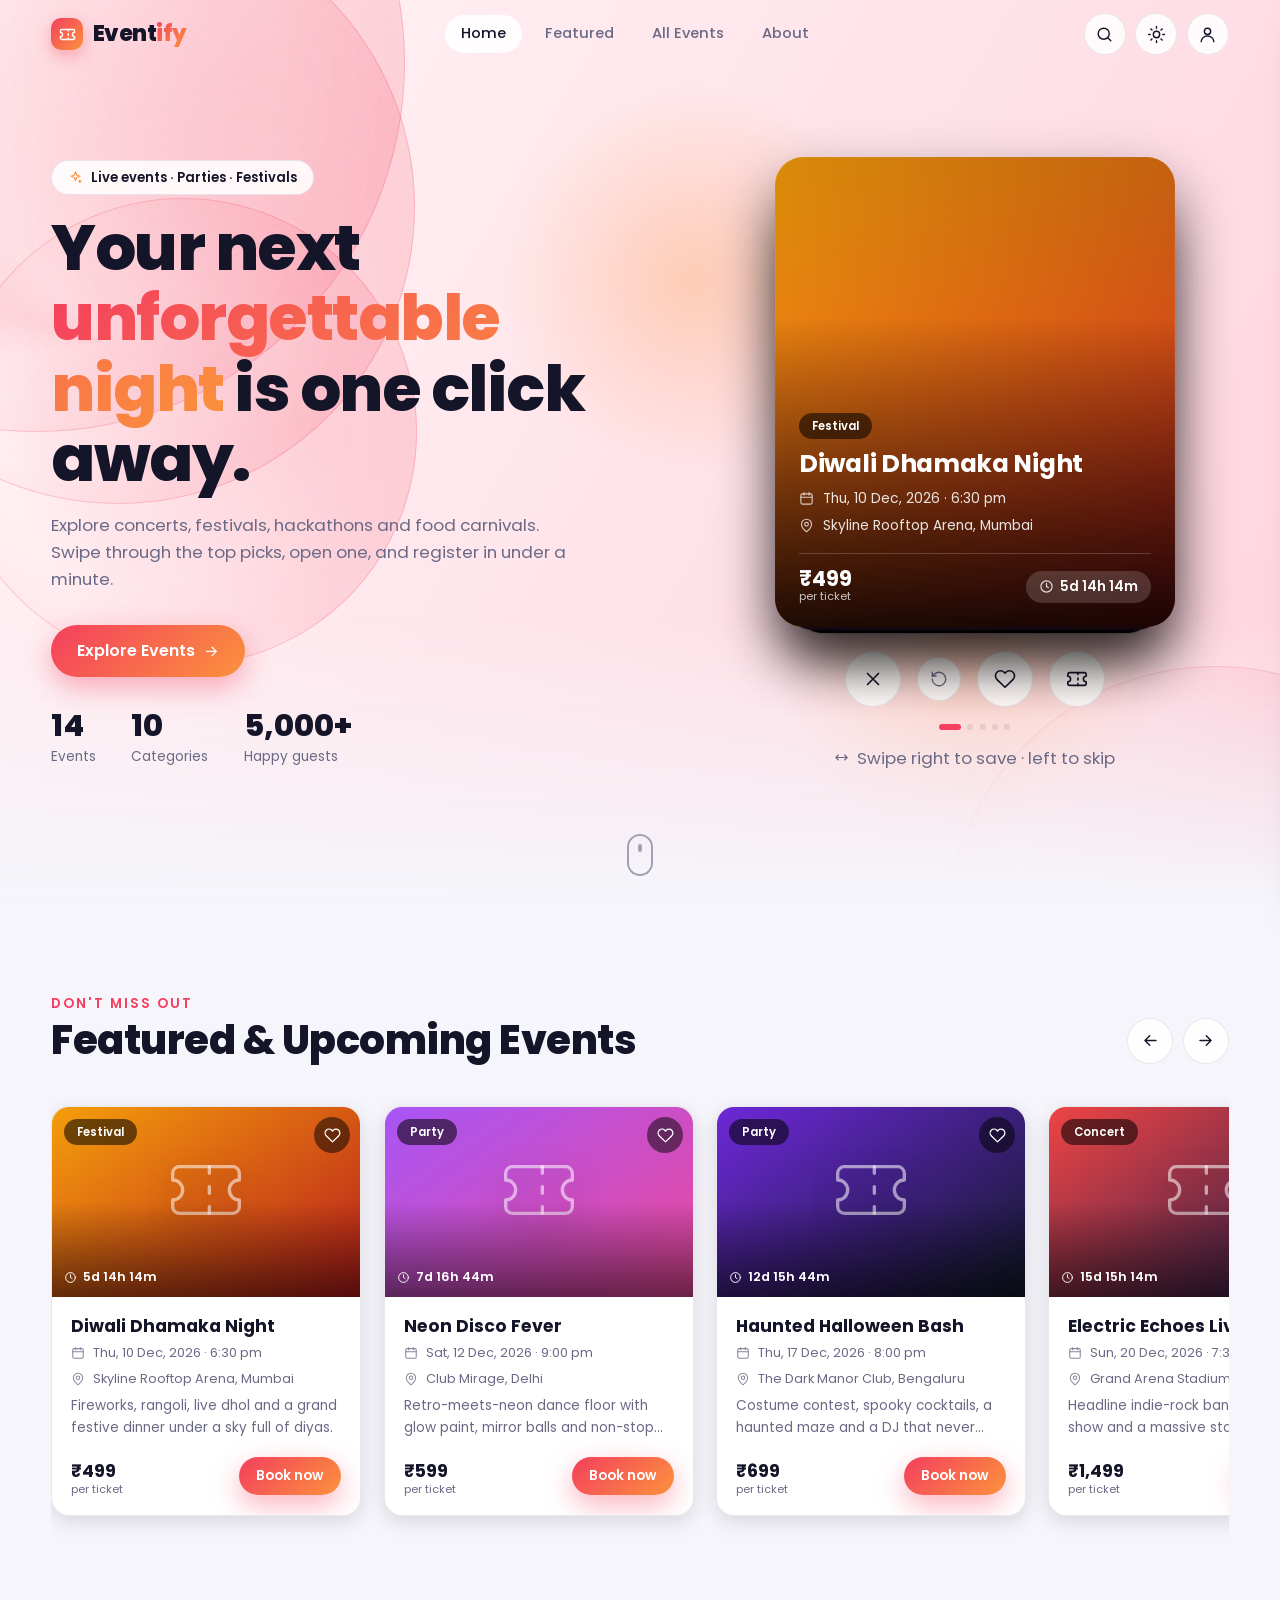
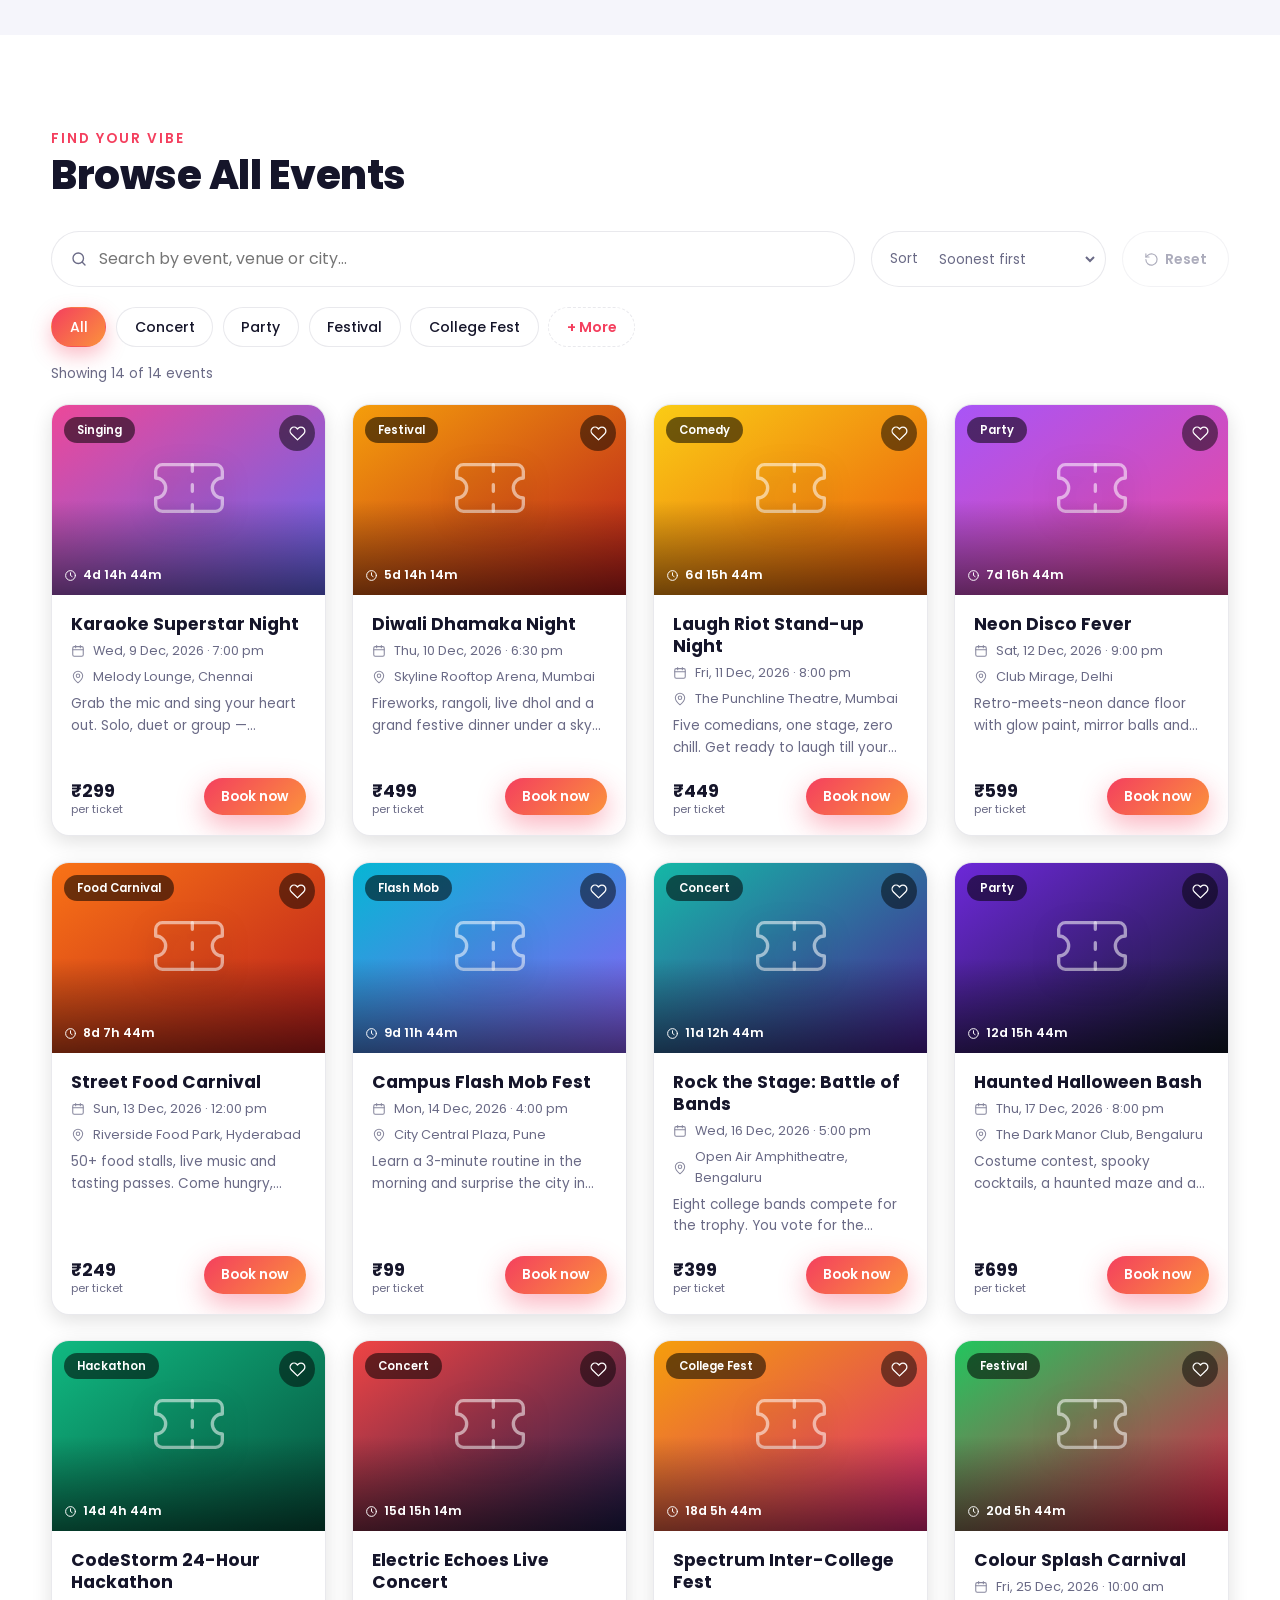
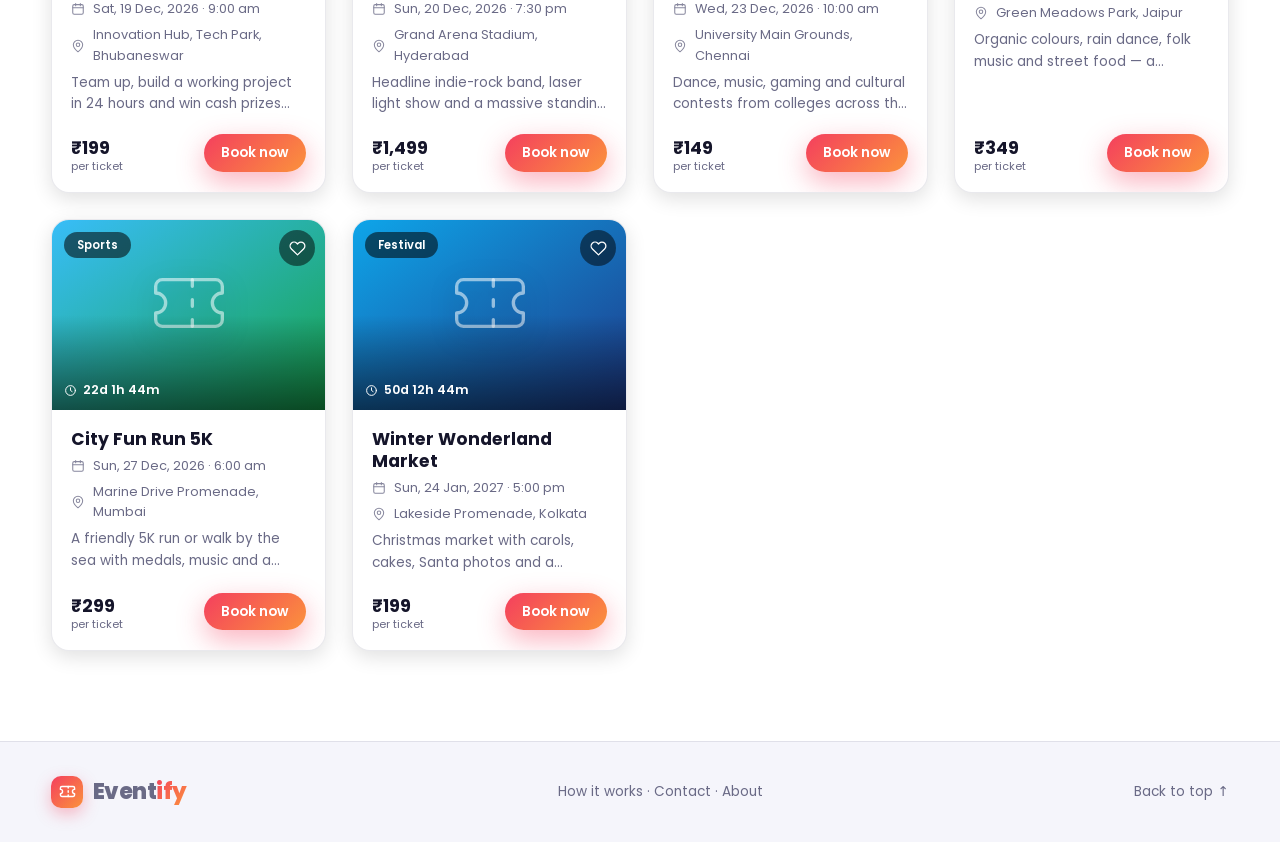
<file: index.html>
<!DOCTYPE html>
<html lang="en" data-theme="dark">
<head>
  <meta charset="UTF-8" />
  <meta name="viewport" content="width=device-width, initial-scale=1" />
  <title>Eventify – Discover & Book Live Events</title>
  <meta name="description" content="Eventify is a responsive event management website. Explore upcoming events, view details and register in seconds." />
  <meta name="theme-color" content="#0a0a14" />
  <link rel="preconnect" href="https://fonts.googleapis.com" />
  <link rel="preconnect" href="https://fonts.gstatic.com" crossorigin />
  <link href="https://fonts.googleapis.com/css2?family=Poppins:wght@400;500;600;700;800&display=swap" rel="stylesheet" />
  <link rel="stylesheet" href="styles.css" />
</head>
<body>
<svg width="0" height="0" style="position:absolute" aria-hidden="true" focusable="false">
  <symbol id="i-search" viewBox="0 0 24 24"><circle cx="11" cy="11" r="7"/><path d="m20 20-3.6-3.6"/></symbol>
  <symbol id="i-sun" viewBox="0 0 24 24"><circle cx="12" cy="12" r="4"/><path d="M12 2v2M12 20v2M4.9 4.9l1.4 1.4M17.7 17.7l1.4 1.4M2 12h2M20 12h2M4.9 19.1l1.4-1.4M17.7 6.3l1.4-1.4"/></symbol>
  <symbol id="i-moon" viewBox="0 0 24 24"><path d="M21 12.8A9 9 0 1 1 11.2 3a7 7 0 0 0 9.8 9.8z"/></symbol>
  <symbol id="i-user" viewBox="0 0 24 24"><circle cx="12" cy="8" r="4"/><path d="M4 21c0-4 3.6-7 8-7s8 3 8 7"/></symbol>
  <symbol id="i-menu" viewBox="0 0 24 24"><path d="M4 7h16M4 12h16M4 17h16"/></symbol>
  <symbol id="i-x" viewBox="0 0 24 24"><path d="M6 6l12 12M18 6 6 18"/></symbol>
  <symbol id="i-ticket" viewBox="0 0 24 24"><path d="M2 9a3 3 0 0 1 0 6v2a2 2 0 0 0 2 2h16a2 2 0 0 0 2-2v-2a3 3 0 0 1 0-6V7a2 2 0 0 0-2-2H4a2 2 0 0 0-2 2z"/><path d="M13 5v2M13 11v2M13 17v2"/></symbol>
  <symbol id="i-calendar" viewBox="0 0 24 24"><rect x="3" y="4.5" width="18" height="16.5" rx="2.5"/><path d="M8 2.5v4M16 2.5v4M3 10h18"/></symbol>
  <symbol id="i-clock" viewBox="0 0 24 24"><circle cx="12" cy="12" r="9"/><path d="M12 7v5l3 2"/></symbol>
  <symbol id="i-pin" viewBox="0 0 24 24"><path d="M20 10c0 6-8 12-8 12S4 16 4 10a8 8 0 0 1 16 0z"/><circle cx="12" cy="10" r="3"/></symbol>
  <symbol id="i-heart" viewBox="0 0 24 24"><path d="M20.8 4.6a5.5 5.5 0 0 0-7.8 0L12 5.7l-1-1.1a5.5 5.5 0 0 0-7.8 7.8l1 1.1L12 21l7.8-7.5 1-1.1a5.5 5.5 0 0 0 0-7.8z"/></symbol>
  <symbol id="i-arrow" viewBox="0 0 24 24"><path d="M5 12h14M13 6l6 6-6 6"/></symbol>
  <symbol id="i-arrow-left" viewBox="0 0 24 24"><path d="M19 12H5M11 6l-6 6 6 6"/></symbol>
  <symbol id="i-undo" viewBox="0 0 24 24"><path d="M3 12a9 9 0 1 0 3-6.7L3 8"/><path d="M3 3v5h5"/></symbol>
  <symbol id="i-copy" viewBox="0 0 24 24"><rect x="9" y="9" width="12" height="12" rx="2"/><path d="M5 15V5a2 2 0 0 1 2-2h8"/></symbol>
  <symbol id="i-mail" viewBox="0 0 24 24"><rect x="3" y="5" width="18" height="14" rx="2"/><path d="m3 7 9 6 9-6"/></symbol>
  <symbol id="i-check" viewBox="0 0 24 24"><path d="M5 12.5l4.5 4.5L19 7.5"/></symbol>
  <symbol id="i-badge-check" viewBox="0 0 24 24"><circle cx="12" cy="12" r="9"/><path d="m8.5 12.5 2.5 2.5 4.5-5"/></symbol>
  <symbol id="i-sparkle" viewBox="0 0 24 24"><path d="M12 3l1.9 5.1L19 10l-5.1 1.9L12 17l-1.9-5.1L5 10l5.1-1.9z"/><path d="M19 16v4M17 18h4"/></symbol>
  <symbol id="i-zap" viewBox="0 0 24 24"><path d="M13 2 4 14h7l-1 8 9-12h-7z"/></symbol>
  <symbol id="i-swipe" viewBox="0 0 24 24"><path d="M3 12h18M7 8l-4 4 4 4M17 8l4 4-4 4"/></symbol>
  <symbol id="i-lock" viewBox="0 0 24 24"><rect x="5" y="11" width="14" height="10" rx="2"/><path d="M8 11V8a4 4 0 0 1 8 0v3"/></symbol>
  <symbol id="i-contrast" viewBox="0 0 24 24"><circle cx="12" cy="12" r="9"/><path d="M12 3v18" /><path d="M12 3a9 9 0 0 1 0 18z" fill="currentColor"/></symbol>
  <symbol id="i-code" viewBox="0 0 24 24"><path d="M8 7l-5 5 5 5M16 7l5 5-5 5"/></symbol>
  <symbol id="i-cap" viewBox="0 0 24 24"><path d="M2 9l10-5 10 5-10 5z"/><path d="M6 11v5c0 1.5 3 3 6 3s6-1.5 6-3v-5"/></symbol>
  <symbol id="i-pencil" viewBox="0 0 24 24"><path d="M12 20h9"/><path d="M16.5 3.5a2.1 2.1 0 0 1 3 3L7 19l-4 1 1-4z"/></symbol>
  <symbol id="i-plus" viewBox="0 0 24 24"><path d="M12 5v14M5 12h14"/></symbol>
  <symbol id="i-help" viewBox="0 0 24 24"><circle cx="12" cy="12" r="9"/><path d="M9.6 9.2a2.5 2.5 0 1 1 3.5 2.3c-.7.4-1.1.9-1.1 1.7M12 17h.01"/></symbol>
  <symbol id="i-minus" viewBox="0 0 24 24"><path d="M5 12h14"/></symbol>
</svg>
  <!-- Full-screen effects layer (canvas is drawn by script.js) -->
  <div class="fx-tint" id="fxTint"></div>
  <canvas class="fx" id="fx" aria-hidden="true"></canvas>
  <div class="scroll-progress" id="scrollBar"></div>
  <div class="cursor-glow" id="cursorGlow"></div>

  <!-- ============ NAVBAR ============ -->
  <!-- Tip: the page is built from sections (hero, featured, events). Cards, the swipe deck, the pop-up form and the
       profile drawer are filled in by script.js, so edit events/text there. Icons come from the SVG sprite above. -->
  <header class="nav" id="nav">
    <div class="container nav-inner">
      <a class="logo" href="#home" aria-label="Eventify home"><span class="logo-icon"><svg class="ic"><use href="#i-ticket"/></svg></span><span class="logo-text">Event<span class="grad-text">ify</span></span></a>
      <nav class="nav-links" id="navLinks" aria-label="Main">
        <a href="#home" class="active">Home</a>
        <a href="#featured">Featured</a>
        <a href="#events">All Events</a>
        <a href="how-it-works.html">About</a>
      </nav>
      <div class="nav-actions">
        <button class="icon-btn" id="searchBtn" aria-label="Search events"><svg class="ic"><use href="#i-search"/></svg></button>
        <button class="icon-btn" id="themeBtn" aria-label="Toggle dark / light mode"><svg class="ic"><use href="#i-moon"/></svg></button>
        <button class="icon-btn avatar" id="profileBtn" aria-label="Open profile"><span id="avatarText"><svg class="ic"><use href="#i-user"/></svg></span><i class="dot" id="bookingDot" hidden>0</i></button>
        <button class="icon-btn menu-btn" id="menuBtn" aria-label="Open menu" aria-expanded="false"><svg class="ic"><use href="#i-menu"/></svg></button>
      </div>
    </div>
  </header>

  <main>
    <!-- ============ HERO ============ -->
    <section class="hero" id="home">
      <div class="bg-art" aria-hidden="true">
        <i class="ring r1"></i><i class="ring r2"></i><i class="ring r3"></i><i class="ring r4"></i>
        <i class="sheen"></i><i class="glow g1"></i><i class="glow g2"></i>
      </div>
      <div class="container hero-grid">
        <div class="hero-copy">
          <span class="pill reveal"><svg class="ic"><use href="#i-sparkle"/></svg>Live events · Parties · Festivals</span>
          <h1 class="reveal">Your next <span class="grad-text">unforgettable night</span> is one click away.</h1>
          <p class="reveal">Explore concerts, festivals, hackathons and food carnivals. Swipe through the top picks, open one, and register in under a minute.</p>
          <div class="hero-cta reveal">
            <a href="#events" class="btn btn-primary">Explore Events <svg class="ic"><use href="#i-arrow"/></svg></a>
          </div>
          <div class="stats reveal">
            <div><b id="statEvents" data-count="14">0</b><span>Events</span></div>
            <div><b id="statCats" data-count="10">0</b><span>Categories</span></div>
            <div><b data-count="5000" data-suffix="+">0</b><span>Happy guests</span></div>
          </div>
        </div>

        <!-- Tinder-style swipe deck (built by script.js) -->
        <div class="deck-wrap reveal">
          <div class="deck" id="deck" tabindex="0" role="group" aria-roledescription="carousel" aria-label="Featured events. Arrow right saves, arrow left skips, Enter opens."></div>
          <div class="deck-actions">
            <button class="da pass" id="deckPass" aria-label="Skip this event"><svg class="ic"><use href="#i-x"/></svg></button>
            <button class="da small" id="deckUndo" aria-label="Bring back the last event"><svg class="ic"><use href="#i-undo"/></svg></button>
            <button class="da like" id="deckSave" aria-label="Save this event"><svg class="ic"><use href="#i-heart"/></svg></button>
            <button class="da open" id="deckBook" aria-label="Open this event"><svg class="ic"><use href="#i-ticket"/></svg></button>
          </div>
          <div class="deck-dots" id="deckDots" aria-hidden="true"></div>
          <p class="deck-hint"><svg class="ic"><use href="#i-swipe"/></svg>Swipe right to save · left to skip </p>
        </div>
      </div>
      <a href="#featured" class="scroll-hint" aria-label="Scroll down"><span></span></a>
    </section>

    <!-- ============ FEATURED / UPCOMING ============ -->
    <section class="section" id="featured">
      <div class="container">
        <div class="section-head reveal">
          <div>
            <span class="eyebrow">Don't miss out</span>
            <h2>Featured & Upcoming Events</h2>
          </div>
          <div class="row-btns">
            <button class="icon-btn round" id="rowPrev" aria-label="Scroll left"><svg class="ic"><use href="#i-arrow-left"/></svg></button>
            <button class="icon-btn round" id="rowNext" aria-label="Scroll right"><svg class="ic"><use href="#i-arrow"/></svg></button>
          </div>
        </div>
        <div class="row" id="featuredRow"></div>
      </div>
    </section>

    <!-- ============ ALL EVENTS (search + filter) ============ -->
    <section class="section alt" id="events">
      <div class="container">
        <div class="section-head reveal">
          <div>
            <span class="eyebrow">Find your vibe</span>
            <h2>Browse All Events</h2>
          </div>
        </div>

        <div class="toolbar reveal">
          <label class="search">
            <svg class="ic" aria-hidden="true"><use href="#i-search"/></svg>
            <input type="search" id="searchInput" placeholder="Search by event, venue or city…" autocomplete="off" aria-label="Search events" />
          </label>
          <label class="sort">
            <span>Sort</span>
            <select id="sortSelect" aria-label="Sort events">
              <optgroup label="Date">
                <option value="date">Soonest first</option>
                <option value="dateDesc">Latest first</option>
              </optgroup>
              <optgroup label="Price">
                <option value="low">Low to high</option>
                <option value="high">High to low</option>
              </optgroup>
              <optgroup label="Location">
                <option value="cityAZ">City A → Z</option>
                <option value="cityZA">City Z → A</option>
              </optgroup>
              <optgroup label="Popularity">
                <option value="popular">Most popular</option>
                <option value="seats">Fewest seats left</option>
              </optgroup>
            </select>
          </label>
          <button class="reset-btn idle" id="resetBtn" type="button" title="Clear search, category and sort"><svg class="ic"><use href="#i-undo"/></svg>Reset</button>
        </div>
        <div class="chips-row reveal" id="chips" role="tablist" aria-label="Event categories"></div>
        <p class="result-count" id="resultCount" aria-live="polite"></p>

        <div class="grid" id="eventGrid"></div>
        <div class="empty" id="emptyState" hidden>
          <div class="empty-ico"><svg class="ic"><use href="#i-search"/></svg></div>
          <h3>No events found</h3>
          <p>Try a different keyword or category.</p>
          <button class="btn btn-primary" id="resetFilters">Reset filters</button>
        </div>
      </div>
    </section>
  </main>

  <footer class="footer">
    <div class="container footer-inner">
      <a class="logo" href="#home"><span class="logo-icon"><svg class="ic"><use href="#i-ticket"/></svg></span><span class="logo-text">Event<span class="grad-text">ify</span></span></a>
      <p><a href="how-it-works.html" class="foot-link">How it works · Contact · About</a></p>
      <a href="#home" class="to-top">Back to top ↑</a>
    </div>
  </footer>

  <!-- ============ EVENT DETAILS + REGISTRATION MODAL ============ -->
  <div class="modal" id="eventModal" aria-hidden="true">
    <div class="modal-backdrop" data-close></div>
    <div class="modal-card" id="modalCard" role="dialog" aria-modal="true" aria-labelledby="mTitle"></div>
  </div>

  <!-- ============ CANCEL BOOKING POP-UP (content built by script.js: askCancel / showCancelled) ============ -->
  <div class="modal cancel-modal" id="cancelModal" aria-hidden="true">
    <div class="modal-backdrop" data-close-cancel></div>
    <div class="cancel-card" id="cancelCard" role="alertdialog" aria-modal="true" aria-labelledby="cTitle"></div>
  </div>

  <!-- ============ PROFILE DRAWER ============ -->
  <div class="drawer-backdrop" id="drawerBackdrop" data-close-drawer></div>
  <aside class="drawer" id="profileDrawer" aria-hidden="true" aria-label="Your profile"></aside>

  <div class="toasts" id="toasts" aria-live="polite"></div>

  <script src="script.js"></script>
</body>
</html>
</file>
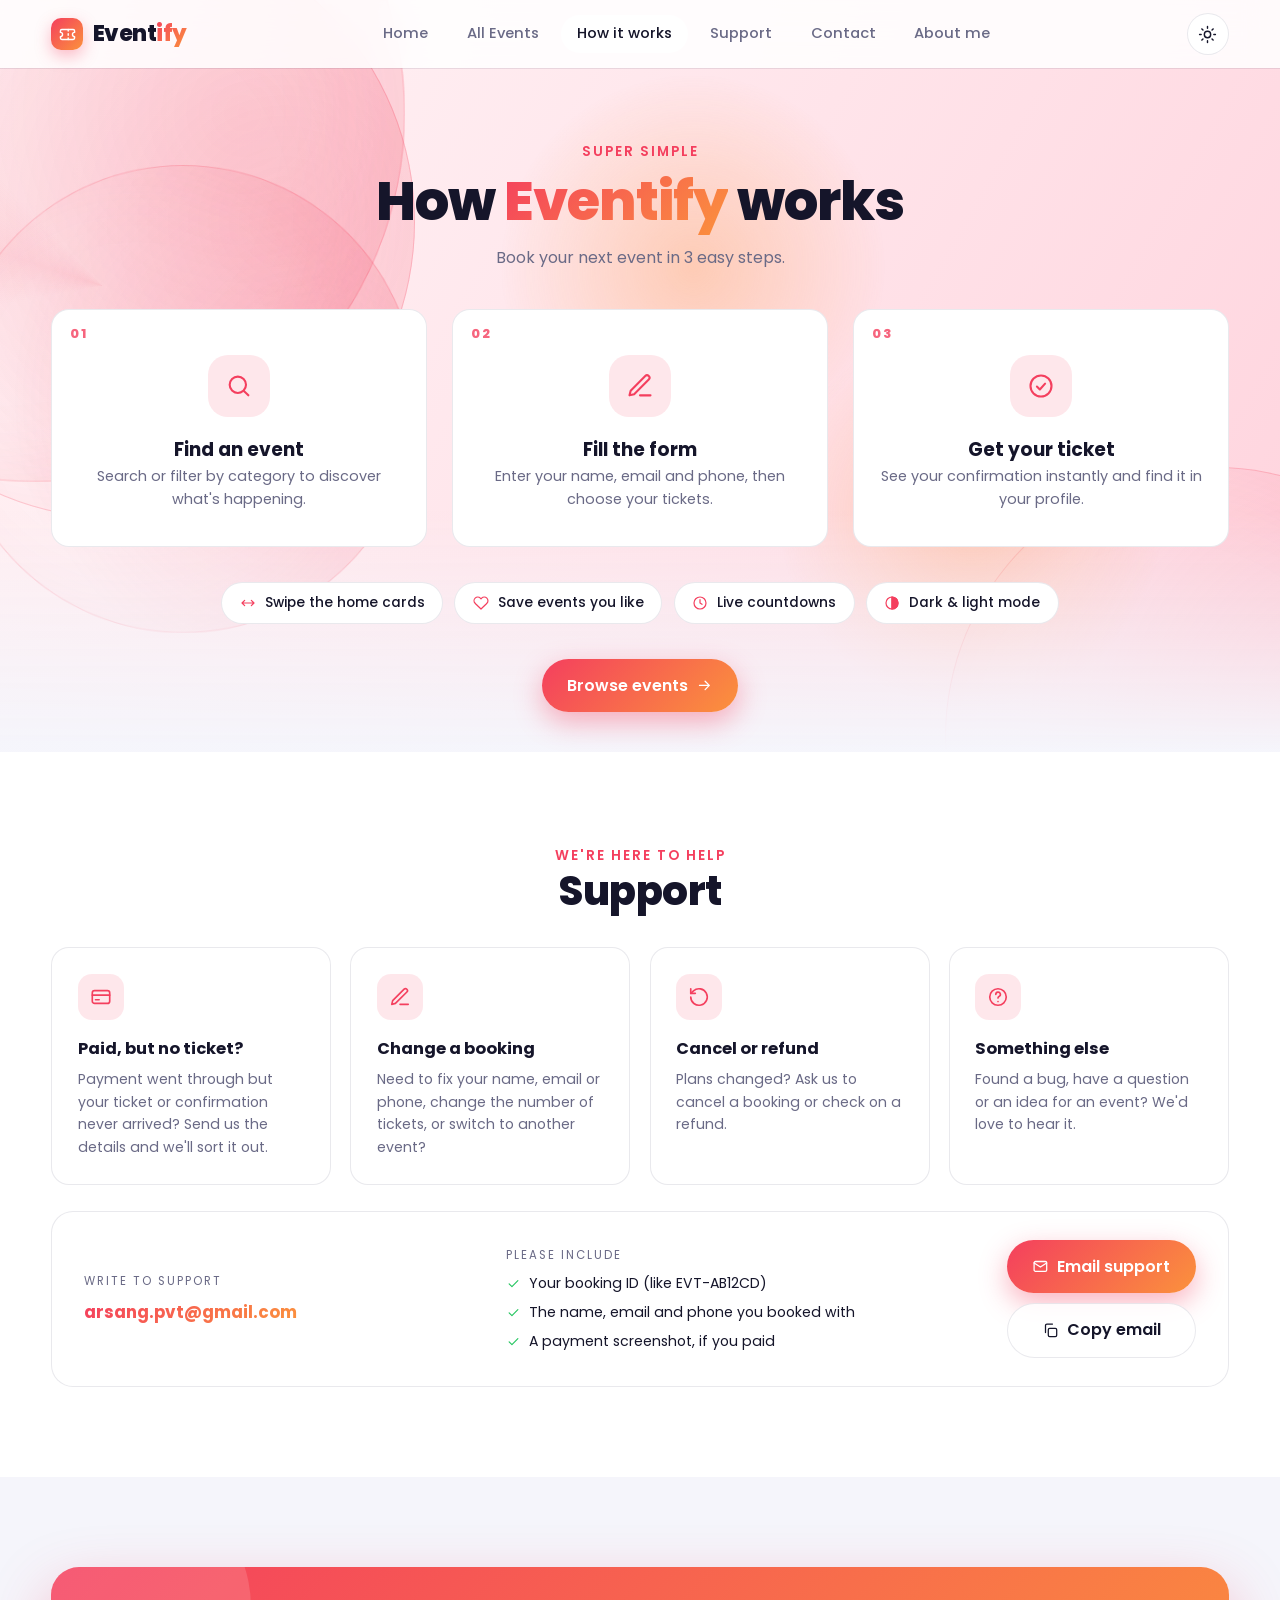
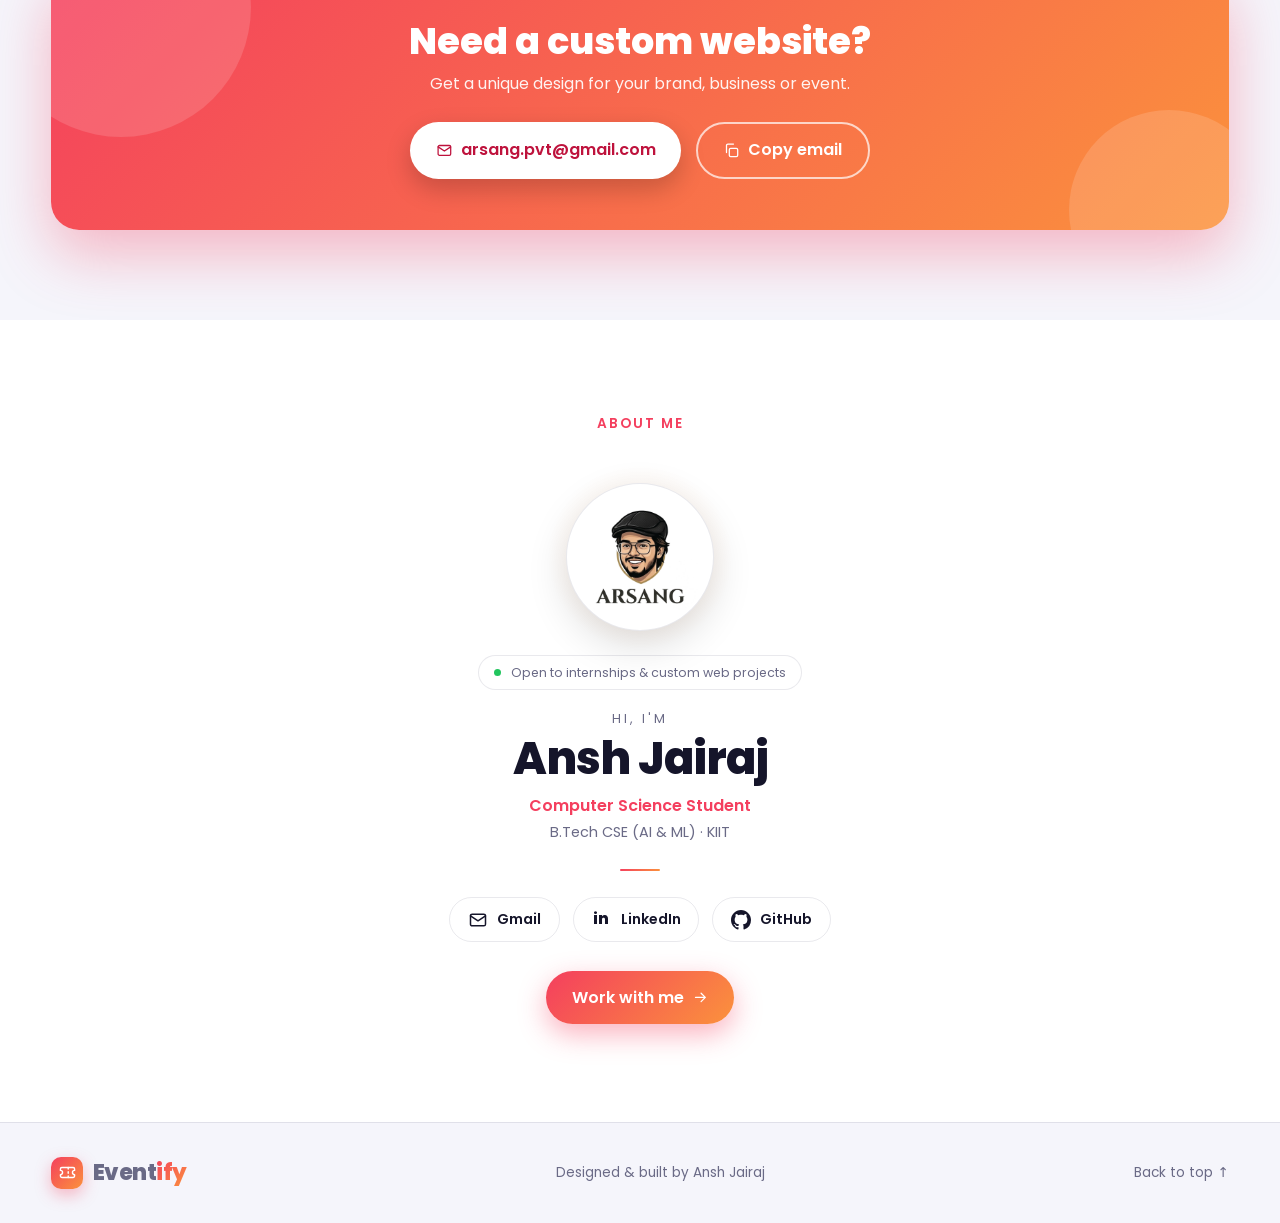
<file: how-it-works.html>
<!DOCTYPE html>
<html lang="en" data-theme="dark">
<head>
  <meta charset="UTF-8" />
  <meta name="viewport" content="width=device-width, initial-scale=1" />
  <title>How it works & About – Eventify</title>
  <meta name="description" content="How Eventify works, plus contact details for custom web design by Ansh Jairaj." />
  <meta name="theme-color" content="#0a0a14" />
  <link rel="icon" href="assets/arsang-logo.png" type="image/png" />
  <link rel="preconnect" href="https://fonts.googleapis.com" />
  <link rel="preconnect" href="https://fonts.gstatic.com" crossorigin />
  <link href="https://fonts.googleapis.com/css2?family=Poppins:wght@400;500;600;700;800&display=swap" rel="stylesheet" />
  <link rel="stylesheet" href="styles.css" />
</head>
<body class="subpage">
<svg width="0" height="0" style="position:absolute" aria-hidden="true" focusable="false">
  <symbol id="i-search" viewBox="0 0 24 24"><circle cx="11" cy="11" r="7"/><path d="m20 20-3.6-3.6"/></symbol>
  <symbol id="i-sun" viewBox="0 0 24 24"><circle cx="12" cy="12" r="4"/><path d="M12 2v2M12 20v2M4.9 4.9l1.4 1.4M17.7 17.7l1.4 1.4M2 12h2M20 12h2M4.9 19.1l1.4-1.4M17.7 6.3l1.4-1.4"/></symbol>
  <symbol id="i-moon" viewBox="0 0 24 24"><path d="M21 12.8A9 9 0 1 1 11.2 3a7 7 0 0 0 9.8 9.8z"/></symbol>
  <symbol id="i-user" viewBox="0 0 24 24"><circle cx="12" cy="8" r="4"/><path d="M4 21c0-4 3.6-7 8-7s8 3 8 7"/></symbol>
  <symbol id="i-menu" viewBox="0 0 24 24"><path d="M4 7h16M4 12h16M4 17h16"/></symbol>
  <symbol id="i-x" viewBox="0 0 24 24"><path d="M6 6l12 12M18 6 6 18"/></symbol>
  <symbol id="i-ticket" viewBox="0 0 24 24"><path d="M2 9a3 3 0 0 1 0 6v2a2 2 0 0 0 2 2h16a2 2 0 0 0 2-2v-2a3 3 0 0 1 0-6V7a2 2 0 0 0-2-2H4a2 2 0 0 0-2 2z"/><path d="M13 5v2M13 11v2M13 17v2"/></symbol>
  <symbol id="i-calendar" viewBox="0 0 24 24"><rect x="3" y="4.5" width="18" height="16.5" rx="2.5"/><path d="M8 2.5v4M16 2.5v4M3 10h18"/></symbol>
  <symbol id="i-clock" viewBox="0 0 24 24"><circle cx="12" cy="12" r="9"/><path d="M12 7v5l3 2"/></symbol>
  <symbol id="i-pin" viewBox="0 0 24 24"><path d="M20 10c0 6-8 12-8 12S4 16 4 10a8 8 0 0 1 16 0z"/><circle cx="12" cy="10" r="3"/></symbol>
  <symbol id="i-heart" viewBox="0 0 24 24"><path d="M20.8 4.6a5.5 5.5 0 0 0-7.8 0L12 5.7l-1-1.1a5.5 5.5 0 0 0-7.8 7.8l1 1.1L12 21l7.8-7.5 1-1.1a5.5 5.5 0 0 0 0-7.8z"/></symbol>
  <symbol id="i-arrow" viewBox="0 0 24 24"><path d="M5 12h14M13 6l6 6-6 6"/></symbol>
  <symbol id="i-arrow-left" viewBox="0 0 24 24"><path d="M19 12H5M11 6l-6 6 6 6"/></symbol>
  <symbol id="i-undo" viewBox="0 0 24 24"><path d="M3 12a9 9 0 1 0 3-6.7L3 8"/><path d="M3 3v5h5"/></symbol>
  <symbol id="i-copy" viewBox="0 0 24 24"><rect x="9" y="9" width="12" height="12" rx="2"/><path d="M5 15V5a2 2 0 0 1 2-2h8"/></symbol>
  <symbol id="i-mail" viewBox="0 0 24 24"><rect x="3" y="5" width="18" height="14" rx="2"/><path d="m3 7 9 6 9-6"/></symbol>
  <symbol id="i-check" viewBox="0 0 24 24"><path d="M5 12.5l4.5 4.5L19 7.5"/></symbol>
  <symbol id="i-badge-check" viewBox="0 0 24 24"><circle cx="12" cy="12" r="9"/><path d="m8.5 12.5 2.5 2.5 4.5-5"/></symbol>
  <symbol id="i-sparkle" viewBox="0 0 24 24"><path d="M12 3l1.9 5.1L19 10l-5.1 1.9L12 17l-1.9-5.1L5 10l5.1-1.9z"/><path d="M19 16v4M17 18h4"/></symbol>
  <symbol id="i-zap" viewBox="0 0 24 24"><path d="M13 2 4 14h7l-1 8 9-12h-7z"/></symbol>
  <symbol id="i-swipe" viewBox="0 0 24 24"><path d="M3 12h18M7 8l-4 4 4 4M17 8l4 4-4 4"/></symbol>
  <symbol id="i-lock" viewBox="0 0 24 24"><rect x="5" y="11" width="14" height="10" rx="2"/><path d="M8 11V8a4 4 0 0 1 8 0v3"/></symbol>
  <symbol id="i-contrast" viewBox="0 0 24 24"><circle cx="12" cy="12" r="9"/><path d="M12 3v18" /><path d="M12 3a9 9 0 0 1 0 18z" fill="currentColor"/></symbol>
  <symbol id="i-code" viewBox="0 0 24 24"><path d="M8 7l-5 5 5 5M16 7l5 5-5 5"/></symbol>
  <symbol id="i-cap" viewBox="0 0 24 24"><path d="M2 9l10-5 10 5-10 5z"/><path d="M6 11v5c0 1.5 3 3 6 3s6-1.5 6-3v-5"/></symbol>
  <symbol id="i-pencil" viewBox="0 0 24 24"><path d="M12 20h9"/><path d="M16.5 3.5a2.1 2.1 0 0 1 3 3L7 19l-4 1 1-4z"/></symbol>
  <symbol id="i-plus" viewBox="0 0 24 24"><path d="M12 5v14M5 12h14"/></symbol>
  <symbol id="i-card" viewBox="0 0 24 24"><rect x="2.5" y="5" width="19" height="14" rx="2.5"/><path d="M2.5 10h19M6 15h4"/></symbol>
  <symbol id="i-help" viewBox="0 0 24 24"><circle cx="12" cy="12" r="9"/><path d="M9.6 9.2a2.5 2.5 0 1 1 3.5 2.3c-.7.4-1.1.9-1.1 1.7M12 17h.01"/></symbol>
  <symbol id="i-minus" viewBox="0 0 24 24"><path d="M5 12h14"/></symbol>
</svg>
  <div class="scroll-progress" id="scrollBar"></div>

  <!-- ============ NAVBAR ============ -->
  <header class="nav" id="nav">
    <div class="container nav-inner">
      <a class="logo" href="index.html" aria-label="Eventify home"><span class="logo-icon"><svg class="ic"><use href="#i-ticket"/></svg></span><span class="logo-text">Event<span class="grad-text">ify</span></span></a>
      <nav class="nav-links" id="navLinks" aria-label="Main">
        <a href="index.html">Home</a>
        <a href="index.html#events">All Events</a>
        <a href="#how" class="active">How it works</a>
        <a href="#support">Support</a>
        <a href="#contact">Contact</a>
        <a href="#about">About me</a>
      </nav>
      <div class="nav-actions">
        <button class="icon-btn" id="themeBtn" aria-label="Toggle dark / light mode"><svg class="ic"><use href="#i-moon"/></svg></button>
        <button class="icon-btn menu-btn" id="menuBtn" aria-label="Open menu" aria-expanded="false"><svg class="ic"><use href="#i-menu"/></svg></button>
      </div>
    </div>
  </header>

  <main>
    <!-- ============ HOW IT WORKS ============ -->
    <section class="page-hero" id="how">
      <div class="bg-art" aria-hidden="true">
        <i class="ring r1"></i><i class="ring r2"></i><i class="ring r3"></i><i class="ring r4"></i>
        <i class="sheen"></i><i class="glow g1"></i><i class="glow g2"></i>
      </div>
      <div class="container">
        <span class="eyebrow">Super simple</span>
        <h1>How <span class="grad-text">Eventify</span> works</h1>
        <p>Book your next event in 3 easy steps.</p>
        <div class="steps" style="margin-top:2.4rem;text-align:left">
          <div class="step reveal"><span class="step-num">01</span><div class="step-ico"><svg class="ic"><use href="#i-search"/></svg></div><h3>Find an event</h3><p>Search or filter by category to discover what's happening.</p></div>
          <div class="step reveal"><span class="step-num">02</span><div class="step-ico"><svg class="ic"><use href="#i-pencil"/></svg></div><h3>Fill the form</h3><p>Enter your name, email and phone, then choose your tickets.</p></div>
          <div class="step reveal"><span class="step-num">03</span><div class="step-ico"><svg class="ic"><use href="#i-badge-check"/></svg></div><h3>Get your ticket</h3><p>See your confirmation instantly and find it in your profile.</p></div>
        </div>
        <div class="tips reveal">
          <span class="tip"><svg class="ic"><use href="#i-swipe"/></svg>Swipe the home cards</span>
          <span class="tip"><svg class="ic"><use href="#i-heart"/></svg>Save events you like</span>
          <span class="tip"><svg class="ic"><use href="#i-clock"/></svg>Live countdowns</span>
          <span class="tip"><svg class="ic"><use href="#i-contrast"/></svg>Dark &amp; light mode</span>
        </div>
        <div class="reveal" style="margin-top:2.2rem"><a href="index.html#events" class="btn btn-primary">Browse events <svg class="ic"><use href="#i-arrow"/></svg></a></div>
      </div>
    </section>

    <!-- ============ SUPPORT ============ -->
    <!-- To change the support email, edit the 3 places below: the mailto links and data-email on the Copy button. -->
    <section class="section alt" id="support">
      <div class="container">
        <div class="section-head center reveal">
          <div><span class="eyebrow">We're here to help</span><h2>Support</h2></div>
        </div>
        <div class="support-grid">
          <div class="support-card reveal"><div class="support-ico"><svg class="ic"><use href="#i-card"/></svg></div><h3>Paid, but no ticket?</h3><p>Payment went through but your ticket or confirmation never arrived? Send us the details and we'll sort it out.</p></div>
          <div class="support-card reveal"><div class="support-ico"><svg class="ic"><use href="#i-pencil"/></svg></div><h3>Change a booking</h3><p>Need to fix your name, email or phone, change the number of tickets, or switch to another event?</p></div>
          <div class="support-card reveal"><div class="support-ico"><svg class="ic"><use href="#i-undo"/></svg></div><h3>Cancel or refund</h3><p>Plans changed? Ask us to cancel a booking or check on a refund.</p></div>
          <div class="support-card reveal"><div class="support-ico"><svg class="ic"><use href="#i-help"/></svg></div><h3>Something else</h3><p>Found a bug, have a question or an idea for an event? We'd love to hear it.</p></div>
        </div>
        <div class="support-cta reveal">
          <div class="support-mail">
            <span class="support-label">Write to support</span>
            <a href="mailto:arsang.pvt@gmail.com?subject=Eventify%20support" id="supportMail">arsang.pvt@gmail.com</a>
          </div>
          <div class="support-notes">
            <span class="support-label">Please include</span>
            <ul>
              <li><svg class="ic"><use href="#i-check"/></svg>Your booking ID (like EVT-AB12CD)</li>
              <li><svg class="ic"><use href="#i-check"/></svg>The name, email and phone you booked with</li>
              <li><svg class="ic"><use href="#i-check"/></svg>A payment screenshot, if you paid</li>
            </ul>
          </div>
          <div class="support-btns">
            <a class="btn btn-primary" href="mailto:arsang.pvt@gmail.com?subject=Eventify%20support"><svg class="ic"><use href="#i-mail"/></svg>Email support</a>
            <button class="btn btn-ghost" id="copySupport" type="button" data-email="arsang.pvt@gmail.com"><svg class="ic"><use href="#i-copy"/></svg>Copy email</button>
          </div>
        </div>
      </div>
    </section>

    <!-- ============ CONTACT (custom web design) ============ -->
    <section class="section" id="contact">
      <div class="container">
        <div class="contact-card reveal">
          <h2>Need a custom website?</h2>
          <p>Get a unique design for your brand, business or event.</p>
          <div class="contact-btns">
            <a class="btn btn-light" id="mailBtn" href="mailto:arsang.pvt@gmail.com?subject=Custom%20web%20design%20enquiry"><svg class="ic"><use href="#i-mail"/></svg>arsang.pvt@gmail.com</a>
            <button class="btn btn-outline" id="copyBtn" type="button" data-email="arsang.pvt@gmail.com"><svg class="ic"><use href="#i-copy"/></svg>Copy email</button>
          </div>
        </div>
      </div>
    </section>

    <!-- ============ ABOUT ME ============ -->
    <section class="section alt" id="about">
      <div class="container">
        <div class="section-head center reveal">
          <div><span class="eyebrow">About me</span></div>
        </div>
        <div class="about-min reveal">
          <div class="photo-wrap"><span class="photo-glow" aria-hidden="true"></span><div class="photo-frame"><img src="assets/arsang-logo.png" alt="Ansh Jairaj – ARSANG logo" width="800" height="800" /></div></div>
          <span class="status"><i></i>Open to internships &amp; custom web projects</span>
          <p class="about-hello">Hi, I'm</p>
          <h3 class="about-name">Ansh Jairaj</h3>
          <p class="about-role">Computer Science Student</p>
          <p class="about-edu">B.Tech CSE (AI &amp; ML) · KIIT</p>
          <span class="about-line" aria-hidden="true"></span>
          <div class="social">
            <a class="social-btn mail" href="mailto:anshjairaj@gmail.com" aria-label="Email Ansh on Gmail"><svg class="ic"><use href="#i-mail"/></svg>Gmail</a>
            <a class="social-btn li" href="https://www.linkedin.com/in/ansh-jairaj-964036386" target="_blank" rel="noopener noreferrer" aria-label="Ansh on LinkedIn"><i class="in-ico">in</i>LinkedIn</a>
            <a class="social-btn gh" href="https://github.com/AnshJairaj" target="_blank" rel="noopener noreferrer" aria-label="Ansh on GitHub">
              <svg viewBox="0 0 16 16" fill="currentColor" style="stroke:none"><path d="M8 0C3.58 0 0 3.58 0 8c0 3.54 2.29 6.53 5.47 7.59.4.07.55-.17.55-.38 0-.19-.01-.82-.01-1.49-2.01.37-2.53-.49-2.69-.94-.09-.23-.48-.94-.82-1.13-.28-.15-.68-.52-.01-.53.63-.01 1.08.58 1.23.82.72 1.21 1.87.87 2.33.66.07-.52.28-.87.51-1.07-1.78-.2-3.64-.89-3.64-3.95 0-.87.31-1.59.82-2.15-.08-.2-.36-1.02.08-2.12 0 0 .67-.21 2.2.82.64-.18 1.32-.27 2-.27.68 0 1.36.09 2 .27 1.53-1.04 2.2-.82 2.2-.82.44 1.1.16 1.92.08 2.12.51.56.82 1.27.82 2.15 0 3.07-1.87 3.75-3.65 3.95.29.25.54.73.54 1.48 0 1.07-.01 1.93-.01 2.2 0 .21.15.46.55.38A8.013 8.013 0 0016 8c0-4.42-3.58-8-8-8z"/></svg>GitHub</a>
          </div>
          <a class="btn btn-primary about-cta" href="#contact">Work with me <svg class="ic"><use href="#i-arrow"/></svg></a>
        </div>
      </div>
    </section>
  </main>

  <footer class="footer">
    <div class="container footer-inner">
      <a class="logo" href="index.html"><span class="logo-icon"><svg class="ic"><use href="#i-ticket"/></svg></span><span class="logo-text">Event<span class="grad-text">ify</span></span></a>
      <p>Designed &amp; built by Ansh Jairaj</p>
      <a href="#how" class="to-top">Back to top ↑</a>
    </div>
  </footer>

  <div class="toasts" id="toasts" aria-live="polite"></div>
  <script src="page.js"></script>
</body>
</html>
</file>
<file: styles.css>
/* =====================================================
   Eventify – styles.css
   Shared by index.html and how-it-works.html.
   Sections: tokens · base · nav · hero · cards · modal ·
   form · drawer · effects · responsive · (v2 additions below)

   QUICK GUIDE – "I want to change…"
   - Brand colours / dark & light colours ... "Design tokens" (top of file)
   - Maroon animated background colours ..... --art-* tokens in the v2 block
   - Card look & hover ...................... "Event cards"
   - Swipe deck look ........................ "Tinder-style swipe deck"
   - Support / About / Contact page ......... last sections of the file
   - Phone / tablet layout .................. "Responsive" blocks (960 / 860 / 760 / 420 px)
   ===================================================== */

/* ---------- Design tokens (dark by default, light via data-theme) ---------- */
:root {
  --brand: #f43f5e;   /* main accent (rose) */
  --brand2: #fb923c;  /* second accent (orange) */
  --grad: linear-gradient(135deg, var(--brand), var(--brand2));
  --radius: 18px;     /* corner roundness of cards */
  --nav-h: 68px;      /* navbar height */
  --ease: cubic-bezier(.22, 1, .36, 1);

  /* dark theme colours: page, raised surface, cards, text, soft text, borders */
  --bg: #0a0a14;
  --bg2: #11111f;
  --card: #171728;
  --text: #f5f5fa;
  --muted: #a0a0bd;
  --line: rgba(255, 255, 255, .09);
  --shadow: 0 18px 50px rgba(0, 0, 0, .45);
  --glass: rgba(14, 14, 28, .8);
  --ok: #22c55e;
  --err: #ef4444;
  color-scheme: dark;
}
/* light theme: same names, new values (switched by the theme button via data-theme) */
[data-theme="light"] {
  --bg: #f5f5fb;
  --bg2: #ffffff;
  --card: #ffffff;
  --text: #15152a;
  --muted: #6a6a86;
  --line: rgba(20, 20, 60, .09);
  --shadow: 0 18px 40px rgba(40, 40, 90, .14);
  --glass: rgba(255, 255, 255, .86);
  color-scheme: light;
}

/* ---------- Base ---------- */
*, *::before, *::after { box-sizing: border-box; margin: 0; padding: 0; }
html { scroll-behavior: smooth; scroll-padding-top: 80px; }
body {
  font-family: 'Poppins', system-ui, -apple-system, 'Segoe UI', sans-serif;
  background: var(--bg); color: var(--text); line-height: 1.6;
  overflow-x: hidden; transition: background .4s, color .4s;
}
body.lock { overflow: hidden; }
img { max-width: 100%; display: block; }
a { color: inherit; text-decoration: none; }
button { font: inherit; color: inherit; cursor: pointer; border: 0; background: none; }
input, select { font: inherit; color: inherit; }
:focus-visible { outline: 2px solid var(--brand); outline-offset: 3px; }
.container { width: min(1180px, 92%); margin-inline: auto; }
.grad-text { background: var(--grad); -webkit-background-clip: text; background-clip: text; color: transparent; }
[hidden] { display: none !important; }

/* Scroll-reveal: uses the individual `translate` property so it never fights card tilt */
.reveal { opacity: 0; translate: 0 30px; transition: opacity .7s var(--ease) calc(var(--i, 0) * 60ms), translate .7s var(--ease) calc(var(--i, 0) * 60ms), transform .15s ease-out, box-shadow .3s; }
.reveal.in { opacity: 1; translate: 0 0; }

.scroll-progress { position: fixed; top: 0; left: 0; height: 3px; width: 0; background: var(--grad); z-index: 200; }
.cursor-glow { position: fixed; width: 380px; height: 380px; left: 0; top: 0; margin: -190px 0 0 -190px; border-radius: 50%;
  background: radial-gradient(circle, rgba(244, 63, 94, .16), transparent 65%); pointer-events: none; z-index: 1; opacity: 0; transition: opacity .4s; }
body.has-pointer .cursor-glow { opacity: 1; }

/* ---------- Buttons ---------- */
.btn { position: relative; overflow: hidden; display: inline-flex; align-items: center; justify-content: center; gap: .5rem;
  padding: .85rem 1.6rem; border-radius: 999px; font-weight: 600; transition: transform .25s var(--ease), box-shadow .25s, background .25s; }
.btn:hover { transform: translateY(-3px); }
.btn:active { transform: translateY(0) scale(.97); }
.btn-primary { background: var(--grad); color: #fff; box-shadow: 0 10px 28px rgba(244, 63, 94, .4); }
.btn-primary:hover { box-shadow: 0 16px 36px rgba(244, 63, 94, .55); }
.btn-ghost { border: 1.5px solid var(--line); background: var(--glass); }
.btn-ghost:hover { border-color: var(--brand); }
.btn-sm { padding: .5rem 1.1rem; font-size: .85rem; }
.btn:disabled { opacity: .6; cursor: not-allowed; transform: none; }
.ripple { position: absolute; border-radius: 50%; background: rgba(255, 255, 255, .45); transform: scale(0); animation: ripple .6s linear; pointer-events: none; }
@keyframes ripple { to { transform: scale(4); opacity: 0; } }

.icon-btn { position: relative; width: 42px; height: 42px; display: grid; place-items: center; border-radius: 50%; font-size: 1.1rem;
  background: var(--glass); border: 1px solid var(--line); transition: transform .25s var(--ease), background .25s, border-color .25s; }
.icon-btn:hover { transform: translateY(-2px); border-color: var(--brand); }
.icon-btn.round { width: 46px; height: 46px; }
.avatar { font-weight: 700; font-size: .85rem; }
.avatar .dot { position: absolute; top: -4px; right: -4px; min-width: 18px; height: 18px; border-radius: 9px; background: var(--grad); color: #fff;
  font-style: normal; font-size: .65rem; display: grid; place-items: center; padding: 0 4px; }
.menu-btn { display: none; }

/* ---------- Navbar ---------- */
.nav { position: fixed; inset: 0 0 auto 0; height: var(--nav-h); z-index: 100; transition: background .3s, box-shadow .3s, backdrop-filter .3s; }
.nav.scrolled { background: var(--glass); backdrop-filter: blur(16px); box-shadow: 0 1px 0 var(--line); }
.nav-inner { height: 100%; display: flex; align-items: center; justify-content: space-between; gap: 1rem; }
.logo { font-weight: 800; font-size: 1.4rem; display: inline-flex; align-items: center; gap: .4rem; letter-spacing: -.5px; }
.logo-icon { display: grid; place-items: center; width: 32px; height: 32px; border-radius: 10px; color: #fff; background: var(--grad); box-shadow: 0 6px 16px rgba(244, 63, 94, .35); transition: transform .4s var(--ease); }
.logo-icon .ic { width: 17px; height: 17px; stroke-width: 2; }
.logo:hover .logo-icon { transform: rotate(-8deg) scale(1.08); }
.nav-links { display: flex; gap: .4rem; }
.nav-links a { position: relative; padding: .45rem 1rem; border-radius: 999px; font-weight: 500; font-size: .92rem; color: var(--muted); transition: color .25s, background .25s; }
.nav-links a:hover, .nav-links a.active { color: var(--text); background: var(--glass); }
.nav-actions { display: flex; gap: .6rem; }

/* ---------- Hero ---------- */
.hero { position: relative; min-height: 100vh; padding: calc(var(--nav-h) + 40px) 0 80px; display: flex; align-items: center; overflow: hidden; }
@keyframes drift { to { transform: translate(60px, 40px) scale(1.15); } }
@keyframes bob { 50% { transform: translateY(-22px) rotate(10deg); } }

.hero-grid { position: relative; z-index: 2; display: grid; grid-template-columns: 1.1fr .9fr; gap: 3rem; align-items: center; }
.pill { display: inline-block; padding: .4rem 1rem; border-radius: 999px; font-size: .82rem; font-weight: 600; background: var(--glass); border: 1px solid var(--line); }
.hero h1 { font-size: clamp(2.2rem, 5.2vw, 4rem); line-height: 1.1; font-weight: 800; letter-spacing: -1.5px; margin: 1.1rem 0; }
.hero p { color: var(--muted); font-size: 1.05rem; max-width: 520px; }
.hero-cta { display: flex; gap: .9rem; flex-wrap: wrap; margin: 2rem 0; }
.stats { display: flex; gap: 2.2rem; flex-wrap: wrap; }
.stats b { display: block; font-size: 1.9rem; font-weight: 800; line-height: 1.1; }
.stats span { color: var(--muted); font-size: .85rem; }
.scroll-hint { position: absolute; bottom: 24px; left: 50%; translate: -50% 0; width: 26px; height: 42px; border: 2px solid var(--muted); border-radius: 14px; opacity: .6; }
.scroll-hint span { position: absolute; left: 50%; top: 8px; width: 4px; height: 8px; margin-left: -2px; border-radius: 2px; background: var(--muted); animation: wheel 1.6s infinite; }
@keyframes wheel { to { transform: translateY(14px); opacity: 0; } }

/* ---------- Sections ---------- */
.section { padding: 90px 0; position: relative; }
.section.alt { background: var(--bg2); transition: background .4s; }
.section-head { display: flex; align-items: flex-end; justify-content: space-between; gap: 1rem; margin-bottom: 2rem; }
.section-head.center { justify-content: center; text-align: center; }
.eyebrow { color: var(--brand); font-weight: 600; font-size: .85rem; letter-spacing: 2px; text-transform: uppercase; }
.section-head h2 { font-size: clamp(1.7rem, 3.5vw, 2.5rem); line-height: 1.2; font-weight: 800; letter-spacing: -.5px; }
.row-btns { display: flex; gap: .6rem; }

/* ---------- Event cards ---------- */
.row { display: flex; gap: 1.4rem; overflow-x: auto; scroll-snap-type: x mandatory; padding: 10px 4px 30px; scrollbar-width: none; }
.row::-webkit-scrollbar { display: none; }
.row .card { flex: 0 0 min(310px, 82vw); scroll-snap-align: start; }
.grid { display: grid; grid-template-columns: repeat(auto-fill, minmax(275px, 1fr)); gap: 1.6rem; }

.card { --rx: 0deg; --ry: 0deg; position: relative; background: var(--card); border: 1px solid var(--line); border-radius: var(--radius); overflow: hidden; cursor: pointer;
  transform: perspective(900px) rotateX(var(--rx)) rotateY(var(--ry)); transform-style: preserve-3d; display: flex; flex-direction: column; box-shadow: 0 6px 20px rgba(0, 0, 0, .12); }
.card:hover { box-shadow: var(--shadow); border-color: rgba(244, 63, 94, .5); }
.card::after { content: ""; position: absolute; inset: 0; pointer-events: none; opacity: 0; transition: opacity .3s;
  background: radial-gradient(circle at var(--mx, 50%) var(--my, 50%), rgba(255, 255, 255, .16), transparent 55%); }
.card:hover::after { opacity: 1; }
.card-media { position: relative; height: 190px; overflow: hidden; }
.poster { position: absolute; inset: 0; display: grid; place-items: center; background: linear-gradient(145deg, var(--c1), var(--c2)); }
.poster-emoji { font-size: 5rem; filter: drop-shadow(0 8px 14px rgba(0, 0, 0, .35)); transition: transform .5s var(--ease); }
.card:hover .poster-emoji { transform: scale(1.25) rotate(-8deg); }
.card-media img { position: absolute; inset: 0; width: 100%; height: 100%; object-fit: cover; transition: transform .7s var(--ease); }
.card:hover .card-media img { transform: scale(1.1); }
.card-media::after { content: ""; position: absolute; inset: 0; background: linear-gradient(transparent 50%, rgba(0, 0, 0, .55)); }
.badge { position: absolute; top: 12px; left: 12px; z-index: 2; padding: .25rem .8rem; border-radius: 999px; font-size: .72rem; font-weight: 600; color: #fff; background: rgba(0, 0, 0, .55); }
.m-poster-info .badge { position: static; display: inline-block; }
.heart { position: absolute; top: 10px; right: 10px; z-index: 3; width: 36px; height: 36px; border-radius: 50%; display: grid; place-items: center; font-size: 1.05rem; color: #fff;
  background: rgba(0, 0, 0, .5); transition: transform .25s var(--ease), color .25s; }
.heart:hover { transform: scale(1.18); }
.heart.on { color: #ff4d6d; animation: pop .4s var(--ease); }
@keyframes pop { 40% { transform: scale(1.5); } }
.card-cd { position: absolute; left: 12px; bottom: 10px; z-index: 2; font-size: .78rem; font-weight: 600; color: #fff; }
.card-body { padding: 1.1rem 1.2rem 1.2rem; display: flex; flex-direction: column; gap: .35rem; flex: 1; }
.card-body h3 { font-size: 1.08rem; line-height: 1.3; }
.meta { font-size: .8rem; color: var(--muted); }
.desc { font-size: .85rem; color: var(--muted); display: -webkit-box; -webkit-line-clamp: 2; -webkit-box-orient: vertical; overflow: hidden; }
.card-foot { margin-top: auto; padding-top: .8rem; display: flex; align-items: center; justify-content: space-between; gap: .5rem; }
.price { font-weight: 700; font-size: 1.1rem; }
.price small { display: block; font-size: .68rem; font-weight: 400; color: var(--muted); line-height: 1; }
.low { color: var(--brand2); font-size: .72rem; font-weight: 600; }

/* ---------- Toolbar / chips ---------- */
.toolbar { display: flex; gap: 1rem; flex-wrap: wrap; margin-bottom: 1.2rem; }
.search { flex: 1 1 240px; min-width: 0; display: flex; align-items: center; gap: .7rem; padding: .2rem 1.1rem; border-radius: 999px; background: var(--card); border: 1.5px solid var(--line); transition: border-color .25s, box-shadow .25s; }
.search:focus-within { border-color: var(--brand); box-shadow: 0 0 0 4px rgba(244, 63, 94, .15); }
.search input { flex: 1; width: 0; border: 0; background: none; padding: .7rem 0; outline: none; min-width: 0; }
.sort { display: flex; align-items: center; gap: .6rem; padding: .2rem .4rem .2rem 1.1rem; border-radius: 999px; background: var(--card); border: 1.5px solid var(--line); color: var(--muted); font-size: .85rem; }
.sort select { background: none; border: 0; padding: .7rem .5rem; outline: none; cursor: pointer; }
.sort select option { background: var(--card); color: var(--text); }
.chips-row { display: flex; gap: .6rem; flex-wrap: wrap; margin-bottom: 1rem; }
.chip { padding: .5rem 1.1rem; border-radius: 999px; font-size: .88rem; font-weight: 500; background: var(--card); border: 1.5px solid var(--line); transition: transform .25s var(--ease), background .25s, color .25s, border-color .25s; }
.chip:hover { transform: translateY(-3px); border-color: var(--brand); }
.chip.on { background: var(--grad); color: #fff; border-color: transparent; box-shadow: 0 8px 20px rgba(244, 63, 94, .35); }
.result-count { color: var(--muted); font-size: .85rem; margin-bottom: 1.2rem; }
.empty { text-align: center; padding: 3rem 1rem; }
.empty-emoji { font-size: 4rem; animation: bob 3s ease-in-out infinite; }
.empty p { color: var(--muted); margin: .4rem 0 1.2rem; }

/* ---------- How it works ---------- */
.steps { display: grid; grid-template-columns: repeat(auto-fit, minmax(240px, 1fr)); gap: 1.6rem; }
.step { position: relative; text-align: center; padding: 2.2rem 1.5rem; border-radius: var(--radius); background: var(--card); border: 1px solid var(--line); transition: transform .35s var(--ease), box-shadow .35s; }
.step:hover { transform: translateY(-8px); box-shadow: var(--shadow); }
.step-num { position: absolute; top: 14px; left: 18px; font-weight: 800; font-size: 1.1rem; color: var(--brand); }
.step-emoji { font-size: 3rem; margin-bottom: .5rem; transition: transform .4s var(--ease); }
.step:hover .step-emoji { transform: scale(1.25) rotate(8deg); }
.step p { color: var(--muted); font-size: .9rem; }

.footer { border-top: 1px solid var(--line); padding: 2rem 0; }
.footer-inner { display: flex; align-items: center; justify-content: space-between; gap: 1rem; flex-wrap: wrap; color: var(--muted); font-size: .85rem; }
.to-top:hover { color: var(--brand); }

/* ---------- Modal ---------- */
.modal { position: fixed; inset: 0; z-index: 300; display: grid; place-items: center; visibility: hidden; opacity: 0; transition: opacity .35s, visibility .35s; }
.modal.open { visibility: visible; opacity: 1; }
.modal-backdrop { position: absolute; inset: 0; background: rgba(4, 4, 14, .78); }
.modal-card { position: relative; width: min(980px, 94vw); max-height: 92vh; border-radius: 24px; background: var(--bg2); border: 1px solid var(--line); box-shadow: var(--shadow); overflow: hidden;
  transform: translateY(40px) scale(.94); transition: transform .5s var(--ease); }
.modal.open .modal-card { transform: none; }
.modal-x { position: absolute; top: 14px; right: 14px; z-index: 10; width: 40px; height: 40px; border-radius: 50%; background: rgba(0, 0, 0, .5); color: #fff; transition: transform .3s var(--ease); }
.modal-x:hover { transform: rotate(90deg) scale(1.1); }
.m-grid { display: grid; grid-template-columns: .85fr 1.15fr; max-height: 92vh; }
.m-poster { position: relative; min-height: 460px; overflow: hidden; background: linear-gradient(145deg, var(--c1), var(--c2)); }
.m-poster .poster { z-index: 0; }
.m-poster .poster-emoji { font-size: 9rem; animation: bob 5s ease-in-out infinite; }
.m-poster img { position: absolute; inset: 0; width: 100%; height: 100%; object-fit: cover; } /* original photo, no colour tint */
.m-poster-info { position: absolute; inset: auto 0 0 0; z-index: 3; padding: 4rem 1.6rem 1.6rem; color: #fff; background: linear-gradient(transparent, rgba(0, 0, 0, .8)); }
.m-poster-info h2 { font-size: 1.7rem; line-height: 1.2; margin: .5rem 0 .2rem; }
.m-poster-info p { font-size: .85rem; opacity: .85; }
.ambient { position: absolute; inset: 0; z-index: 2; pointer-events: none; overflow: hidden;  transition: opacity .8s; }
.ambient span { position: absolute; bottom: -40px; animation: rise linear infinite; opacity: 0; }
@keyframes rise { 10% { opacity: .9; } 100% { transform: translateY(-560px) rotate(40deg); opacity: 0; } }
.m-body { padding: 2rem 2rem 2.2rem; overflow-y: auto; max-height: 92vh; }
.m-body h3 { font-size: 1.15rem; margin-bottom: .8rem; }
.m-body h4 { margin: 1.2rem 0 .4rem; font-size: .95rem; }
.m-body > p, .about { color: var(--muted); font-size: .92rem; }
.cd-boxes { display: grid; grid-template-columns: repeat(4, 1fr); gap: .6rem; margin-bottom: 1.2rem; }
.cd-boxes div { text-align: center; padding: .7rem .2rem; border-radius: 14px; background: var(--card); border: 1px solid var(--line); }
.cd-boxes b { display: block; font-size: 1.5rem; line-height: 1.1; background: var(--grad); -webkit-background-clip: text; background-clip: text; color: transparent; }
.cd-boxes small { font-size: .68rem; color: var(--muted); text-transform: uppercase; letter-spacing: 1px; }
.info { list-style: none; display: grid; grid-template-columns: 1fr 1fr; gap: .6rem .8rem; font-size: .88rem; }
.info li { padding: .55rem .8rem; border-radius: 12px; background: var(--card); border: 1px solid var(--line); }
.tags { display: flex; flex-wrap: wrap; gap: .4rem; list-style: none; margin-top: .8rem; }
.tags li { padding: .2rem .7rem; border-radius: 999px; font-size: .75rem; background: rgba(244, 63, 94, .12); color: var(--brand); font-weight: 500; }

/* ---------- Forms ---------- */
.book { margin-top: 1.6rem; padding-top: 1.4rem; border-top: 1px dashed var(--line); }
.field { position: relative; margin-bottom: 1rem; }
.field input, .field select { width: 100%; padding: 1.35rem 1rem .5rem; border-radius: 14px; background: var(--card); border: 1.5px solid var(--line); outline: none; transition: border-color .25s, box-shadow .25s; }
.field select { appearance: none; padding-right: 2.2rem; cursor: pointer; background-image: linear-gradient(45deg, transparent 50%, var(--muted) 50%), linear-gradient(135deg, var(--muted) 50%, transparent 50%); background-position: calc(100% - 20px) 50%, calc(100% - 15px) 50%; background-size: 5px 5px; background-repeat: no-repeat; }
.field select option { background: var(--card); color: var(--text); }
.field label { position: absolute; left: 1rem; top: 1rem; font-size: .92rem; color: var(--muted); pointer-events: none; transition: all .2s var(--ease); }
.field input:focus + label, .field input:not(:placeholder-shown) + label, .field.float label { top: .4rem; font-size: .68rem; color: var(--brand); font-weight: 600; }
.field input:focus, .field select:focus { border-color: var(--brand); box-shadow: 0 0 0 4px rgba(244, 63, 94, .14); }
.field.valid input, .field.valid select { border-color: var(--ok); }
.field.invalid input, .field.invalid select { border-color: var(--err); }
.err { display: block; min-height: 0; color: var(--err); font-size: .74rem; padding: .2rem .4rem 0; }
.field.invalid .err { animation: slideIn .3s var(--ease); }
@keyframes slideIn { from { opacity: 0; transform: translateY(-6px); } }
.two { display: grid; grid-template-columns: 1fr 1fr; gap: .8rem; }
.qty-row { display: flex; align-items: center; justify-content: space-between; gap: 1rem; margin: .4rem 0 1rem; flex-wrap: wrap; }
.stepper { display: inline-flex; align-items: center; border-radius: 999px; background: var(--card); border: 1.5px solid var(--line); }
.stepper button { width: 40px; height: 40px; font-size: 1.2rem; border-radius: 50%; transition: background .2s, color .2s; }
.stepper button:hover { background: var(--brand); color: #fff; }
.stepper output { min-width: 34px; text-align: center; font-weight: 700; }
.total { font-size: .9rem; color: var(--muted); }
.total b { font-size: 1.35rem; color: var(--text); margin-left: .4rem; }
.check { display: flex; align-items: center; gap: .5rem; font-size: .82rem; color: var(--muted); margin-bottom: 1rem; cursor: pointer; }
.check input { accent-color: var(--brand); width: 16px; height: 16px; }
.btn-block { width: 100%; }
.btn.loading::after { content: ""; width: 16px; height: 16px; border: 2px solid rgba(255, 255, 255, .5); border-top-color: #fff; border-radius: 50%; animation: spin .7s linear infinite; }
@keyframes spin { to { transform: rotate(360deg); } }
.shake { animation: shake .45s; }
@keyframes shake { 20%, 60% { transform: translateX(-8px); } 40%, 80% { transform: translateX(8px); } }
.hint { font-size: .76rem; color: var(--muted); margin-top: .5rem; text-align: center; }

/* ---------- Confirmation ticket ---------- */
.confirm { text-align: center; animation: slideIn .6s var(--ease); }
.tick { width: 84px; height: 84px; margin: 0 auto .6rem; }
.tick circle { fill: none; stroke: var(--ok); stroke-width: 4; stroke-dasharray: 190; stroke-dashoffset: 190; animation: draw .7s .1s forwards; }
.tick path { fill: none; stroke: var(--ok); stroke-width: 5; stroke-linecap: round; stroke-linejoin: round; stroke-dasharray: 50; stroke-dashoffset: 50; animation: draw .5s .65s forwards; }
@keyframes draw { to { stroke-dashoffset: 0; } }
.confirm h3 { font-size: 1.4rem; }
.confirm > p { color: var(--muted); font-size: .9rem; margin: .3rem 0 1.2rem; }
.ticket { display: flex; text-align: left; border-radius: 16px; background: var(--card); border: 1px solid var(--line); overflow: hidden; margin-bottom: 1.2rem; position: relative; }
.ticket-main { flex: 1; padding: 1rem 1.2rem; font-size: .84rem; }
.ticket-main h4 { margin: 0 0 .4rem; font-size: 1rem; }
.ticket-main div { color: var(--muted); }
.ticket-main b { color: var(--text); }
.ticket-qr { width: 110px; padding: 1rem; display: grid; place-items: center; border-left: 2px dashed var(--line); color: var(--text); }
.confirm-btns { display: flex; gap: .7rem; justify-content: center; flex-wrap: wrap; }

/* ---------- Profile drawer ---------- */
.drawer-backdrop { position: fixed; inset: 0; z-index: 310; background: rgba(4, 4, 14, .72); opacity: 0; visibility: hidden; transition: opacity .35s, visibility .35s; }
.drawer-backdrop.open { opacity: 1; visibility: visible; }
.drawer { position: fixed; top: 0; right: 0; bottom: 0; z-index: 320; width: min(430px, 100%); background: var(--bg2); border-left: 1px solid var(--line); box-shadow: var(--shadow);
  transform: translateX(105%); transition: transform .5s var(--ease); display: flex; flex-direction: column; }
.drawer.open { transform: none; }
.d-head { position: relative; padding: 1.6rem 1.4rem 1.2rem; display: flex; align-items: center; gap: 1rem; border-bottom: 1px solid var(--line); }
.d-avatar { width: 58px; height: 58px; border-radius: 50%; background: var(--grad); color: #fff; display: grid; place-items: center; font-weight: 800; font-size: 1.3rem; flex-shrink: 0; }
.d-head h3 { font-size: 1.1rem; line-height: 1.3; }
.d-head p { font-size: .8rem; color: var(--muted); word-break: break-all; }
.d-close { position: absolute; top: 14px; right: 14px; width: 36px; height: 36px; border-radius: 50%; background: var(--card); transition: transform .3s var(--ease); }
.d-close:hover { transform: rotate(90deg); }
.tabs { display: flex; padding: .6rem 1rem 0; gap: .3rem; border-bottom: 1px solid var(--line); }
.tab { padding: .6rem .9rem; font-size: .86rem; font-weight: 600; color: var(--muted); border-bottom: 3px solid transparent; transition: color .25s, border-color .25s; }
.tab.on { color: var(--text); border-color: var(--brand); }
.d-body { padding: 1.2rem 1.2rem 2rem; overflow-y: auto; flex: 1; }
.list-item { display: flex; gap: .9rem; padding: .9rem; margin-bottom: .8rem; border-radius: 14px; background: var(--card); border: 1px solid var(--line); animation: slideIn .4s var(--ease) backwards; }
.li-emoji { width: 52px; height: 52px; border-radius: 12px; display: grid; place-items: center; font-size: 1.7rem; background: linear-gradient(145deg, var(--c1), var(--c2)); flex-shrink: 0; }
.li-main { flex: 1; min-width: 0; font-size: .82rem; color: var(--muted); }
.li-main h4 { font-size: .95rem; color: var(--text); line-height: 1.3; }
.li-actions { display: flex; gap: .5rem; margin-top: .5rem; flex-wrap: wrap; }
.link-btn { font-size: .78rem; font-weight: 600; color: var(--brand); }
.link-btn.danger { color: var(--err); }
.link-btn:hover { text-decoration: underline; }
.d-empty { text-align: center; padding: 2.5rem 1rem; color: var(--muted); }
.d-empty .empty-emoji { font-size: 3rem; }
.d-empty .btn { margin-top: 1rem; }

/* ---------- Toasts ---------- */
.toasts { position: fixed; bottom: 22px; left: 50%; translate: -50% 0; z-index: 400; display: flex; flex-direction: column; gap: .5rem; align-items: center; width: max-content; max-width: 92vw; }
.toast { padding: .75rem 1.3rem; border-radius: 999px; background: var(--text); color: var(--bg); font-size: .88rem; font-weight: 500; box-shadow: var(--shadow); animation: toastIn .4s var(--ease), toastOut .4s 2.6s forwards; }
@keyframes toastIn { from { opacity: 0; transform: translateY(20px) scale(.9); } }
@keyframes toastOut { to { opacity: 0; transform: translateY(10px); } }

/* ---------- Full-screen effects layer (drawn from script.js) ---------- */
.fx, .fx-tint { position: fixed; inset: 0; pointer-events: none; opacity: 0; }
.fx { z-index: 9999; transition: opacity .6s; }
.fx.on { opacity: 1; }
.fx-tint { z-index: 9998; transition: opacity .5s; }
.fx-tint.on { opacity: 1; }

/* ---------- Reset button, "+ More" chip, grouped sort ---------- */
.sort select optgroup { background: var(--card); color: var(--muted); font-style: normal; font-weight: 600; }
.reset-btn { display: inline-flex; align-items: center; gap: .4rem; padding: .7rem 1.3rem; border-radius: 999px; font-size: .88rem; font-weight: 600; color: #fff;
  background: var(--grad); box-shadow: 0 8px 20px rgba(244, 63, 94, .3); transition: transform .25s var(--ease), box-shadow .25s, opacity .25s, background .25s; }
.reset-btn:hover { transform: translateY(-2px) rotate(-1deg); box-shadow: 0 12px 26px rgba(244, 63, 94, .45); }
.reset-btn.idle { opacity: .55; background: var(--card); color: var(--muted); border: 1.5px solid var(--line); box-shadow: none; }
.reset-btn.idle:hover { transform: none; opacity: .8; }
.chip.more { border-style: dashed; color: var(--brand); font-weight: 600; }
.chip.more:hover { background: rgba(244, 63, 94, .1); }
.chip.new { animation: chipIn .45s var(--ease) backwards; animation-delay: calc(var(--i) * 45ms); }
@keyframes chipIn { from { opacity: 0; transform: translateY(10px) scale(.85); } }
.foot-link:hover { color: var(--brand); }

/* ---------- How it works / Contact / About page ---------- */
.subpage .nav { background: var(--glass); backdrop-filter: blur(16px); box-shadow: 0 1px 0 var(--line); }
.page-hero { position: relative; overflow: hidden; padding: calc(var(--nav-h) + 70px) 0 40px; text-align: center; }
.page-hero h1 { font-size: clamp(2.2rem, 5vw, 3.4rem); line-height: 1.15; font-weight: 800; letter-spacing: -1px; margin: .4rem 0 .8rem; }
.page-hero p { color: var(--muted); max-width: 520px; margin: 0 auto; }
.page-hero .container { position: relative; z-index: 2; }
.tips { display: flex; flex-wrap: wrap; justify-content: center; gap: .7rem; margin-top: 2.2rem; }
.tip { padding: .55rem 1.1rem; border-radius: 999px; background: var(--card); border: 1px solid var(--line); font-size: .86rem; font-weight: 500; transition: transform .25s var(--ease), border-color .25s; }
.tip:hover { transform: translateY(-4px); border-color: var(--brand); }

.contact-card { position: relative; overflow: hidden; text-align: center; padding: 3.2rem 1.6rem; border-radius: 28px; color: #fff; background: var(--grad); box-shadow: 0 24px 60px rgba(244, 63, 94, .35); }
.contact-card::before, .contact-card::after { content: ""; position: absolute; border-radius: 50%; background: rgba(255, 255, 255, .14); animation: drift 10s ease-in-out infinite alternate; }
.contact-card::before { width: 260px; height: 260px; top: -90px; left: -60px; }
.contact-card::after { width: 200px; height: 200px; bottom: -80px; right: -40px; animation-delay: -5s; }
.contact-card > * { position: relative; z-index: 1; }
.contact-card h2 { font-size: clamp(1.6rem, 3.5vw, 2.3rem); font-weight: 800; line-height: 1.2; }
.contact-card p { opacity: .92; margin: .5rem 0 1.6rem; }
.contact-card .btn-light { background: #fff; color: #be123c; box-shadow: 0 10px 26px rgba(0, 0, 0, .2); }
.contact-card .btn-outline { border: 2px solid rgba(255, 255, 255, .7); color: #fff; }
.contact-card .btn-outline:hover { background: rgba(255, 255, 255, .15); }
.contact-btns { display: flex; justify-content: center; gap: .9rem; flex-wrap: wrap; }

.social { display: flex; flex-wrap: wrap; gap: .8rem; position: relative; z-index: 1; }
.social-btn { display: inline-flex; align-items: center; gap: .6rem; padding: .75rem 1.3rem; border-radius: 999px; font-weight: 600; font-size: .92rem; background: var(--bg2); border: 1.5px solid var(--line);
  transition: transform .25s var(--ease), background .25s, color .25s, border-color .25s, box-shadow .25s; }
.social-btn svg { width: 20px; height: 20px; }
.social-btn .in-ico { font-style: normal; font-weight: 800; font-size: .95rem; width: 20px; text-align: center; }
.social-btn:hover { transform: translateY(-4px); color: #fff; border-color: transparent; box-shadow: 0 12px 26px rgba(0, 0, 0, .3); }
.social-btn.mail:hover { background: #ea4335; }
.social-btn.li:hover { background: #0a66c2; }
.social-btn.gh:hover { background: #24292f; }
@media (max-width: 860px) {
  .social { justify-content: center; }
}

/* Big emoji is only a fallback: shown when an event photo fails to load (script adds .noimg) */
.poster-emoji { display: none; }
.noimg .poster-emoji { display: block; }

/* ---------- Responsive ---------- */
@media (max-width: 960px) {
  .hero-grid { grid-template-columns: 1fr; gap: 2.5rem; }
  .hero { padding-top: calc(var(--nav-h) + 20px); }
  .slides { height: 380px; }
  .modal-card { max-height: 94vh; overflow-y: auto; }
  .m-grid { grid-template-columns: 1fr; max-height: none; }
  .m-poster { min-height: 280px; }
  .m-poster .poster-emoji { font-size: 6rem; }
  .m-body { max-height: none; overflow: visible; padding: 1.5rem; }
}
@media (max-width: 760px) {
  .menu-btn { display: grid; }
  .nav-links { position: absolute; top: var(--nav-h); left: 4%; right: 4%; flex-direction: column; padding: .8rem; border-radius: 18px; background: var(--glass); backdrop-filter: blur(16px);
    border: 1px solid var(--line); opacity: 0; visibility: hidden; transform: translateY(-10px); transition: all .3s var(--ease); }
  .nav-links.open { opacity: 1; visibility: visible; transform: none; }
  .nav-links a { padding: .8rem 1rem; }
  .section { padding: 64px 0; }
  .section-head { flex-direction: column; align-items: flex-start; }
  .row-btns { display: none; }
  .grid { grid-template-columns: 1fr; }
  .two, .info { grid-template-columns: 1fr; }
  .stats { gap: 1.4rem; }
  .scroll-hint { display: none; }
  .footer-inner { flex-direction: column; text-align: center; }
}
@media (max-width: 420px) {
  .slide .poster-emoji { font-size: 6rem; }
  .ticket { flex-direction: column; }
  .ticket-qr { width: 100%; border-left: 0; border-top: 2px dashed var(--line); }
}
@media (prefers-reduced-motion: reduce) {
  *, *::before, *::after { animation-duration: .01ms !important; animation-iteration-count: 1 !important; transition-duration: .01ms !important; scroll-behavior: auto !important; }
  .reveal { opacity: 1; translate: 0 0; }
}

/* =====================================================
   v2 – line icons, animated maroon background, swipe deck,
   locked event field, minimalist details
   ===================================================== */

/* ---------- Line icons (SVG sprite) ---------- */
.ic { width: 1.15em; height: 1.15em; fill: none; stroke: currentColor; stroke-width: 1.8; stroke-linecap: round; stroke-linejoin: round; flex-shrink: 0; }
.btn .ic { width: 1.05em; height: 1.05em; }
.icon-btn .ic { width: 19px; height: 19px; }
.icon-btn #avatarText { display: grid; place-items: center; }
.pill { display: inline-flex; align-items: center; gap: .5rem; }
.pill .ic { width: 15px; height: 15px; color: var(--brand2); }
.logo { gap: .6rem; }
.search .ic { color: var(--muted); width: 18px; height: 18px; }
.reset-btn .ic { width: 15px; height: 15px; }
.empty-ico, .d-ico { display: grid; place-items: center; width: 72px; height: 72px; margin: 0 auto .8rem; border-radius: 22px; background: rgba(244, 63, 94, .1); color: var(--brand); }
.empty-ico .ic, .d-ico .ic { width: 30px; height: 30px; }
.d-ico { width: 60px; height: 60px; border-radius: 18px; }

/* card details */
.meta { display: flex; align-items: center; gap: .5rem; }
.meta .ic { width: 14px; height: 14px; color: var(--muted); opacity: .8; }
.low { display: inline-flex; align-items: center; gap: .25rem; }
.low .ic { width: 12px; height: 12px; }
.heart .ic { width: 17px; height: 17px; }
.heart.on .ic { fill: currentColor; }
.card-cd { display: inline-flex; align-items: center; gap: .35rem; }
.card-cd .ic { width: 13px; height: 13px; }
.poster-emoji { color: rgba(255, 255, 255, .55); }
.poster-emoji .ic { width: 1em; height: 1em; stroke-width: 1; }

/* ---------- Animated maroon abstract background (hero + How it works) ---------- */
:root {
  --art-a: #08020a; --art-b: #25050f; --art-c: #4d0c20;
  --art-ring: rgba(176, 30, 66, .32); --art-edge: rgba(255, 100, 130, .16); --art-shade: rgba(0, 0, 0, .38);
  --art-glow: rgba(200, 30, 72, .38); --art-sheen: rgba(255, 90, 120, .10);
}
[data-theme="light"] {
  --art-a: #fff5f7; --art-b: #ffe4ea; --art-c: #ffd3dd;
  --art-ring: rgba(244, 63, 94, .15); --art-edge: rgba(244, 63, 94, .22); --art-shade: rgba(244, 63, 94, .08);
  --art-glow: rgba(251, 146, 60, .30); --art-sheen: rgba(244, 63, 94, .08);
}
.bg-art { position: absolute; inset: 0; overflow: hidden; z-index: 0; background: linear-gradient(120deg, var(--art-a) 0%, var(--art-b) 52%, var(--art-c) 100%); transition: background .4s; }
.bg-art::after { content: ""; position: absolute; inset: auto 0 0 0; height: 32%; background: linear-gradient(transparent, var(--bg)); }
.bg-art i { position: absolute; display: block; will-change: transform; }
.ring { border-radius: 50%; background: radial-gradient(circle at 78% 50%, var(--art-ring) 0%, transparent 70%); box-shadow: inset 0 0 0 1px var(--art-edge), inset -46px 0 90px var(--art-shade); }
.r1 { width: clamp(560px, 82vmin, 980px); aspect-ratio: 1; left: -26%; top: -34%; animation: ringA 20s ease-in-out infinite alternate; }
.r2 { width: clamp(460px, 66vmin, 800px); aspect-ratio: 1; left: -14%; top: -10%; animation: ringB 24s ease-in-out infinite alternate; }
.r3 { width: clamp(360px, 52vmin, 640px); aspect-ratio: 1; left: -4%; top: 22%; animation: ringA 28s ease-in-out -6s infinite alternate; }
.r4 { width: clamp(420px, 60vmin, 720px); aspect-ratio: 1; right: -16%; bottom: -34%; animation: ringB 26s ease-in-out -10s infinite alternate; }
.sheen { inset: -25%; background: conic-gradient(from 0deg at 22% 42%, transparent 0 72%, var(--art-sheen) 80%, transparent 88% 100%); animation: spin 46s linear infinite; }
.glow { width: 46vmin; height: 46vmin; border-radius: 50%; background: radial-gradient(circle, var(--art-glow), transparent 66%); }
.g1 { left: 38%; top: 8%; animation: glowA 17s ease-in-out infinite alternate; }
.g2 { right: 8%; bottom: 4%; animation: glowA 21s ease-in-out -8s infinite alternate-reverse; }
@keyframes ringA { to { transform: translate3d(5%, 7%, 0) scale(1.07); } }
@keyframes ringB { to { transform: translate3d(-6%, -5%, 0) scale(.94) rotate(8deg); } }
@keyframes glowA { to { transform: translate3d(-12vmin, 9vmin, 0) scale(1.25); } }
.hero-grid, .page-hero .container { position: relative; z-index: 2; }
.page-hero { background: none; }
.fx-on .bg-art i, .fx-on .scroll-hint span { animation-play-state: paused; }  /* keep the page still while a click effect plays */
.fx-on .cursor-glow { opacity: 0 !important; }
.fx-on .nav, .fx-on .nav-links { backdrop-filter: none !important; }
.fx-on .sheen { visibility: hidden; }

/* ---------- Tinder-style swipe deck ---------- */
.deck-wrap { position: relative; width: min(400px, 100%); margin-inline: auto; }
.deck { position: relative; height: 470px; outline: none; touch-action: pan-y; }
.deck:focus-visible { outline: 2px solid var(--brand); outline-offset: 10px; border-radius: 34px; }
.deck-card { position: absolute; inset: 0; border-radius: 28px; overflow: hidden; background: linear-gradient(145deg, var(--c1), var(--c2)); box-shadow: 0 26px 60px rgba(0, 0, 0, .45), inset 0 0 0 1px rgba(255, 255, 255, .06);
  transition: transform .55s cubic-bezier(.34, 1.35, .64, 1), opacity .35s ease; will-change: transform; user-select: none; -webkit-user-select: none; touch-action: pan-y; pointer-events: none; cursor: grab; backface-visibility: hidden; }
.deck-card.top { pointer-events: auto; }
.deck-card.dragging { cursor: grabbing; }
.deck.is-dragging .deck-card { transition: none; }
.deck-card.flying { pointer-events: none; transition: transform .42s cubic-bezier(.5, 0, .85, .45), opacity .42s ease-in; }
.deck-card.hint { animation: deckHint 1.2s .9s ease-in-out 1; }
@keyframes deckHint { 25% { transform: translate3d(22px, 0, 0) rotate(2.4deg); } 55% { transform: translate3d(-14px, 0, 0) rotate(-1.6deg); } }
.deck-card img { position: absolute; inset: 0; width: 100%; height: 100%; object-fit: cover; pointer-events: none; -webkit-user-drag: none; }
.dc-shade { position: absolute; inset: 0; background: linear-gradient(180deg, rgba(0, 0, 0, .12) 0%, transparent 34%, rgba(0, 0, 0, .86) 100%); }
.dc-sheen { position: absolute; inset: 0; pointer-events: none; opacity: 0; transition: opacity .3s; background: radial-gradient(circle at var(--mx, 50%) var(--my, 30%), rgba(255, 255, 255, .22), transparent 55%); }
.deck-card.top:hover .dc-sheen { opacity: 1; }
.dc-info { position: absolute; inset: auto 0 0 0; padding: 1.4rem 1.5rem 1.5rem; color: #fff; }
.dc-info .badge { position: static; display: inline-block; }
.dc-info h3 { font-size: 1.55rem; line-height: 1.2; margin: .6rem 0 .6rem; letter-spacing: -.3px; }
.dc-meta { display: flex; flex-direction: column; gap: .3rem; font-size: .86rem; color: rgba(255, 255, 255, .88); }
.dc-meta span { display: flex; align-items: center; gap: .55rem; }
.dc-meta .ic, .dc-cd .ic { width: 15px; height: 15px; opacity: .85; }
.dc-foot { display: flex; align-items: flex-end; justify-content: space-between; gap: 1rem; margin-top: 1rem; padding-top: .9rem; border-top: 1px solid rgba(255, 255, 255, .18); }
.dc-price { font-weight: 700; font-size: 1.3rem; line-height: 1.1; }
.dc-price small { display: block; font-size: .68rem; font-weight: 400; opacity: .75; }
.dc-cd { display: inline-flex; align-items: center; gap: .4rem; font-size: .82rem; font-weight: 600; padding: .35rem .8rem; border-radius: 999px; background: rgba(255, 255, 255, .16); }
.stamp { position: absolute; top: 28px; z-index: 3; display: flex; align-items: center; gap: .4rem; padding: .4rem 1rem; border: 2px solid; border-radius: 12px; font-weight: 700; font-size: .85rem; letter-spacing: 2px; text-transform: uppercase; opacity: 0; background: rgba(0, 0, 0, .25); pointer-events: none; }
.stamp .ic { width: 16px; height: 16px; }
.stamp.like { left: 22px; color: #4ade80; border-color: #4ade80; transform: rotate(-12deg); }
.stamp.nope { right: 22px; color: #f87171; border-color: #f87171; transform: rotate(12deg); }

.deck-actions { display: flex; justify-content: center; align-items: center; gap: 1rem; margin-top: 1.5rem; }
.da { width: 56px; height: 56px; border-radius: 50%; display: grid; place-items: center; background: var(--glass); border: 1px solid var(--line);
  transition: transform .25s var(--ease), background .25s, color .25s, border-color .25s, box-shadow .25s; }
.da .ic { width: 22px; height: 22px; }
.da.small { width: 44px; height: 44px; color: var(--muted); }
.da.small .ic { width: 18px; height: 18px; }
.da:hover { transform: translateY(-4px) scale(1.07); }
.da:active { transform: scale(.9); }
.da.pass:hover { color: #f87171; border-color: #f87171; }
.da.like:hover, .da.like.on { background: var(--grad); color: #fff; border-color: transparent; box-shadow: 0 12px 26px rgba(244, 63, 94, .45); }
.da.like.on .ic { fill: currentColor; }
.da.open:hover { color: var(--brand2); border-color: var(--brand2); }
.deck-dots { display: flex; justify-content: center; gap: .4rem; margin-top: 1.1rem; }
.deck-dots i { width: 6px; height: 6px; border-radius: 3px; background: var(--line); transition: width .35s var(--ease), background .35s; }
.deck-dots i.on { width: 22px; background: var(--brand); }
.deck-hint { display: flex; align-items: center; justify-content: center; gap: .5rem; margin-top: .9rem; font-size: .78rem; color: var(--muted); }
.deck-hint .ic { width: 15px; height: 15px; }
.deck-pop { position: absolute; left: 50%; top: 200px; z-index: 50; pointer-events: none; color: #fff; margin: -46px 0 0 -46px; animation: deckPop .75s var(--ease) forwards; }
.deck-pop .ic { width: 92px; height: 92px; stroke-width: 1.4; filter: drop-shadow(0 8px 20px rgba(0, 0, 0, .45)); }
.deck-pop.heart-pop { color: #fb7185; }
.deck-pop.heart-pop .ic { fill: currentColor; }
@keyframes deckPop { 0% { opacity: 0; transform: scale(.4); } 35% { opacity: 1; transform: scale(1.12); } 100% { opacity: 0; transform: scale(1.5) translateY(-36px); } }
.row { cursor: grab; }
.row.drag { scroll-snap-type: none; cursor: grabbing; user-select: none; }
.row.drag .card { pointer-events: none; }

/* ---------- Modal details, locked event, forms ---------- */
.modal-x .ic, .d-close .ic { width: 18px; height: 18px; }
.modal-x, .d-close { display: grid; place-items: center; }
.info li { display: flex; align-items: flex-start; gap: .65rem; }
.info .ic { width: 17px; height: 17px; margin-top: .22em; color: var(--brand); }
.reg-title { display: flex; align-items: center; gap: .5rem; }
.reg-title .ic { color: var(--brand); }
.field.locked input { cursor: default; padding-right: 2.6rem; background: color-mix(in srgb, var(--card) 70%, transparent); text-overflow: ellipsis; }
.field.locked .lock { position: absolute; right: 1rem; top: 1.15rem; width: 17px; height: 17px; color: var(--muted); }
.lock-note { font-size: .74rem; color: var(--muted); margin: -.4rem .3rem 1rem; }
.stepper button { display: grid; place-items: center; }
.stepper button .ic { width: 16px; height: 16px; }
.ticket-main div { display: flex; align-items: center; gap: .5rem; }
.ticket-main .ic { width: 14px; height: 14px; color: var(--brand); }
.li-thumb { width: 52px; height: 52px; border-radius: 12px; flex-shrink: 0; background-size: cover; background-position: center; }
.li-main div { display: flex; align-items: center; gap: .4rem; }
.li-main .ic { width: 13px; height: 13px; }
.tab { display: inline-flex; align-items: center; gap: .4rem; }
.tab .ic { width: 15px; height: 15px; }
.d-avatar .ic { width: 26px; height: 26px; }
.link-btn { font-weight: 600; }

/* ---------- How it works page: icons ---------- */
.step-num { font-size: .8rem; letter-spacing: 2px; opacity: .8; }
.step-ico { display: grid; place-items: center; width: 62px; height: 62px; margin: .6rem auto 1.1rem; border-radius: 20px; background: rgba(244, 63, 94, .12); color: var(--brand); transition: transform .4s var(--ease), background .3s, color .3s; }
.step-ico .ic { width: 28px; height: 28px; }
.step:hover .step-ico { transform: translateY(-4px) scale(1.08); background: var(--grad); color: #fff; }
.tip { display: inline-flex; align-items: center; gap: .55rem; }
.tip .ic { width: 16px; height: 16px; color: var(--brand); }
.social-btn .ic { width: 20px; height: 20px; }

/* ---------- Responsive additions ---------- */
@media (max-width: 960px) {
  .deck { height: 450px; }
  .r1 { left: -40%; } .r2 { left: -30%; }
}
@media (max-width: 760px) {
  .deck-wrap { width: min(380px, 100%); }
  .row { cursor: auto; }
}
@media (max-width: 420px) {
  .deck { height: 420px; }
  .dc-info h3 { font-size: 1.35rem; }
  .da { width: 52px; height: 52px; }
}

/* ---------- About me: minimal intro ---------- */
.about-min { max-width: 520px; margin: 0 auto; text-align: center; padding: 1rem 0 .5rem; }
.photo-frame { width: 148px; aspect-ratio: 1; margin: 0 auto 1.6rem; border-radius: 50%; padding: 4px; background: var(--bg2); border: 1px solid var(--line); box-shadow: 0 14px 40px rgba(0, 0, 0, .14); transition: transform .5s var(--ease), box-shadow .5s; }
.photo-frame:hover { transform: translateY(-4px) scale(1.03); box-shadow: 0 20px 48px rgba(244, 63, 94, .22); }
.photo-frame img { width: 100%; height: 100%; border-radius: 50%; object-fit: cover; background: #fff; display: block; }  /* logo.png is pre-cropped with margin, so it sits fully inside the circle */
.about-hello { font-size: .8rem; letter-spacing: 3px; text-transform: uppercase; color: var(--muted); }
.about-name { font-size: clamp(2rem, 5vw, 2.8rem); font-weight: 800; letter-spacing: -1px; line-height: 1.15; margin: .2rem 0 .5rem; }
.about-role { font-weight: 600; color: var(--brand); font-size: 1rem; }
.about-edu { color: var(--muted); font-size: .9rem; margin-top: .15rem; }
.about-line { display: block; width: 40px; height: 2px; margin: 1.6rem auto; border-radius: 2px; background: var(--grad); }
.social { justify-content: center; }
.social-btn { padding: .6rem 1.1rem; font-size: .88rem; background: transparent; }

/* ---------- Support ---------- */
.support-grid { display: grid; grid-template-columns: repeat(auto-fit, minmax(230px, 1fr)); gap: 1.2rem; }
.support-card { padding: 1.6rem; border-radius: var(--radius); background: var(--card); border: 1px solid var(--line); transition: transform .35s var(--ease), box-shadow .35s, border-color .3s; }
.support-card:hover { transform: translateY(-6px); box-shadow: var(--shadow); border-color: rgba(244, 63, 94, .4); }
.support-ico { display: grid; place-items: center; width: 46px; height: 46px; border-radius: 14px; margin-bottom: 1rem; background: rgba(244, 63, 94, .12); color: var(--brand); transition: background .3s, color .3s; }
.support-ico .ic { width: 22px; height: 22px; }
.support-card:hover .support-ico { background: var(--grad); color: #fff; }
.support-card h3 { font-size: 1.02rem; margin-bottom: .4rem; }
.support-card p { color: var(--muted); font-size: .88rem; }
.support-cta { display: grid; grid-template-columns: 1fr 1.2fr auto; gap: 2rem; align-items: center; margin-top: 1.6rem; padding: 1.8rem 2rem; border-radius: 22px; background: var(--card); border: 1px solid var(--line); }
.support-label { display: block; font-size: .72rem; letter-spacing: 2px; text-transform: uppercase; color: var(--muted); margin-bottom: .5rem; }
.support-mail a { font-weight: 700; font-size: 1.05rem; word-break: break-all; background: var(--grad); -webkit-background-clip: text; background-clip: text; color: transparent; }
.support-notes ul { list-style: none; display: grid; gap: .4rem; font-size: .88rem; }
.support-notes li { display: flex; align-items: center; gap: .5rem; }
.support-notes .ic { width: 15px; height: 15px; color: var(--ok); }
.support-btns { display: flex; flex-direction: column; gap: .6rem; }
@media (max-width: 900px) { .support-cta { grid-template-columns: 1fr; gap: 1.4rem; padding: 1.5rem; } .support-btns { flex-direction: row; flex-wrap: wrap; } }

/* ---------- About: a little extra polish ---------- */
.photo-wrap { position: relative; width: 148px; margin: 0 auto 1.5rem; }
.photo-wrap .photo-frame { position: relative; margin: 0; }
.photo-glow { position: absolute; inset: -22px; border-radius: 50%; background: radial-gradient(circle, var(--art-glow), transparent 68%); opacity: .6; animation: glowPulse 4.5s ease-in-out infinite; }
@keyframes glowPulse { 50% { transform: scale(1.14); opacity: .95; } }
.status { display: inline-flex; align-items: center; gap: .6rem; padding: .4rem .95rem; margin-bottom: 1.2rem; border-radius: 999px; border: 1px solid var(--line); background: var(--card); font-size: .78rem; color: var(--muted); }
.status i { width: 7px; height: 7px; border-radius: 50%; background: #22c55e; animation: ping 2s infinite; }
@keyframes ping { 0% { box-shadow: 0 0 0 0 rgba(34, 197, 94, .55); } 70%, 100% { box-shadow: 0 0 0 9px rgba(34, 197, 94, 0); } }
.about-cta { margin-top: 1.8rem; }
.about-min.in > * { animation: aboutIn .7s var(--ease) backwards; }
.about-min.in > *:nth-child(2) { animation-delay: .08s; } .about-min.in > *:nth-child(3) { animation-delay: .16s; }
.about-min.in > *:nth-child(4) { animation-delay: .24s; } .about-min.in > *:nth-child(5) { animation-delay: .32s; }
.about-min.in > *:nth-child(6) { animation-delay: .4s; } .about-min.in > *:nth-child(7) { animation-delay: .48s; }
.about-min.in > *:nth-child(8) { animation-delay: .56s; } .about-min.in > *:nth-child(9) { animation-delay: .64s; }
@keyframes aboutIn { from { opacity: 0; transform: translateY(16px); } }

/* ---------- Cancel booking pop-ups (confirm + success) ---------- */
.cancel-modal { z-index: 330; }                      /* above the profile drawer, below the effect canvas */
.cancel-card { position: relative; width: min(440px, 92vw); padding: 2rem 1.6rem 1.6rem; text-align: center; border-radius: 24px; background: var(--bg2); border: 1px solid var(--line); box-shadow: var(--shadow); transform: translateY(24px) scale(.94); transition: transform .45s var(--ease); }
.cancel-modal.open .cancel-card { transform: none; }
.cancel-card > * { animation: slideIn .5s var(--ease) backwards; }
.cancel-card h3 { font-size: 1.35rem; margin: .2rem 0 .4rem; }
.cancel-card > p { color: var(--muted); font-size: .9rem; margin-bottom: 1.1rem; }
.cancel-card > p b { color: var(--text); }
.cancel-ico { display: grid; place-items: center; width: 84px; height: 84px; margin: 0 auto .6rem; border-radius: 50%; }
.cancel-ico.warn { width: 64px; height: 64px; background: rgba(250, 204, 21, .14); color: #facc15; }
.cancel-ico.warn .ic { width: 30px; height: 30px; }
.cancel-ico.done { animation: cancelPulse .7s .5s var(--ease); }
.xmark { width: 84px; height: 84px; }
.xmark circle { fill: none; stroke: var(--err); stroke-width: 4; stroke-dasharray: 190; stroke-dashoffset: 190; animation: draw .7s .1s forwards; }
.xmark path { fill: none; stroke: var(--err); stroke-width: 5; stroke-linecap: round; stroke-dasharray: 60; stroke-dashoffset: 60; animation: draw .5s .65s forwards; }
@keyframes cancelPulse { 40% { transform: scale(1.12); } }
.cancel-sum { text-align: left; padding: .9rem 1.1rem; margin-bottom: 1.2rem; border-radius: 16px; background: var(--card); border: 1px solid var(--line); font-size: .84rem; color: var(--muted); }
.cancel-sum h4 { margin: 0 0 .4rem; color: var(--text); font-size: .98rem; }
.cancel-sum div { display: flex; align-items: center; gap: .5rem; }
.cancel-sum b { color: var(--text); }
.cancel-btns { display: flex; gap: .7rem; justify-content: center; flex-wrap: wrap; }
.btn-danger { background: var(--err); color: #fff; box-shadow: 0 8px 22px rgba(239, 68, 68, .3); }
.btn-danger:hover { transform: translateY(-2px); box-shadow: 0 12px 28px rgba(239, 68, 68, .4); }
</file>
